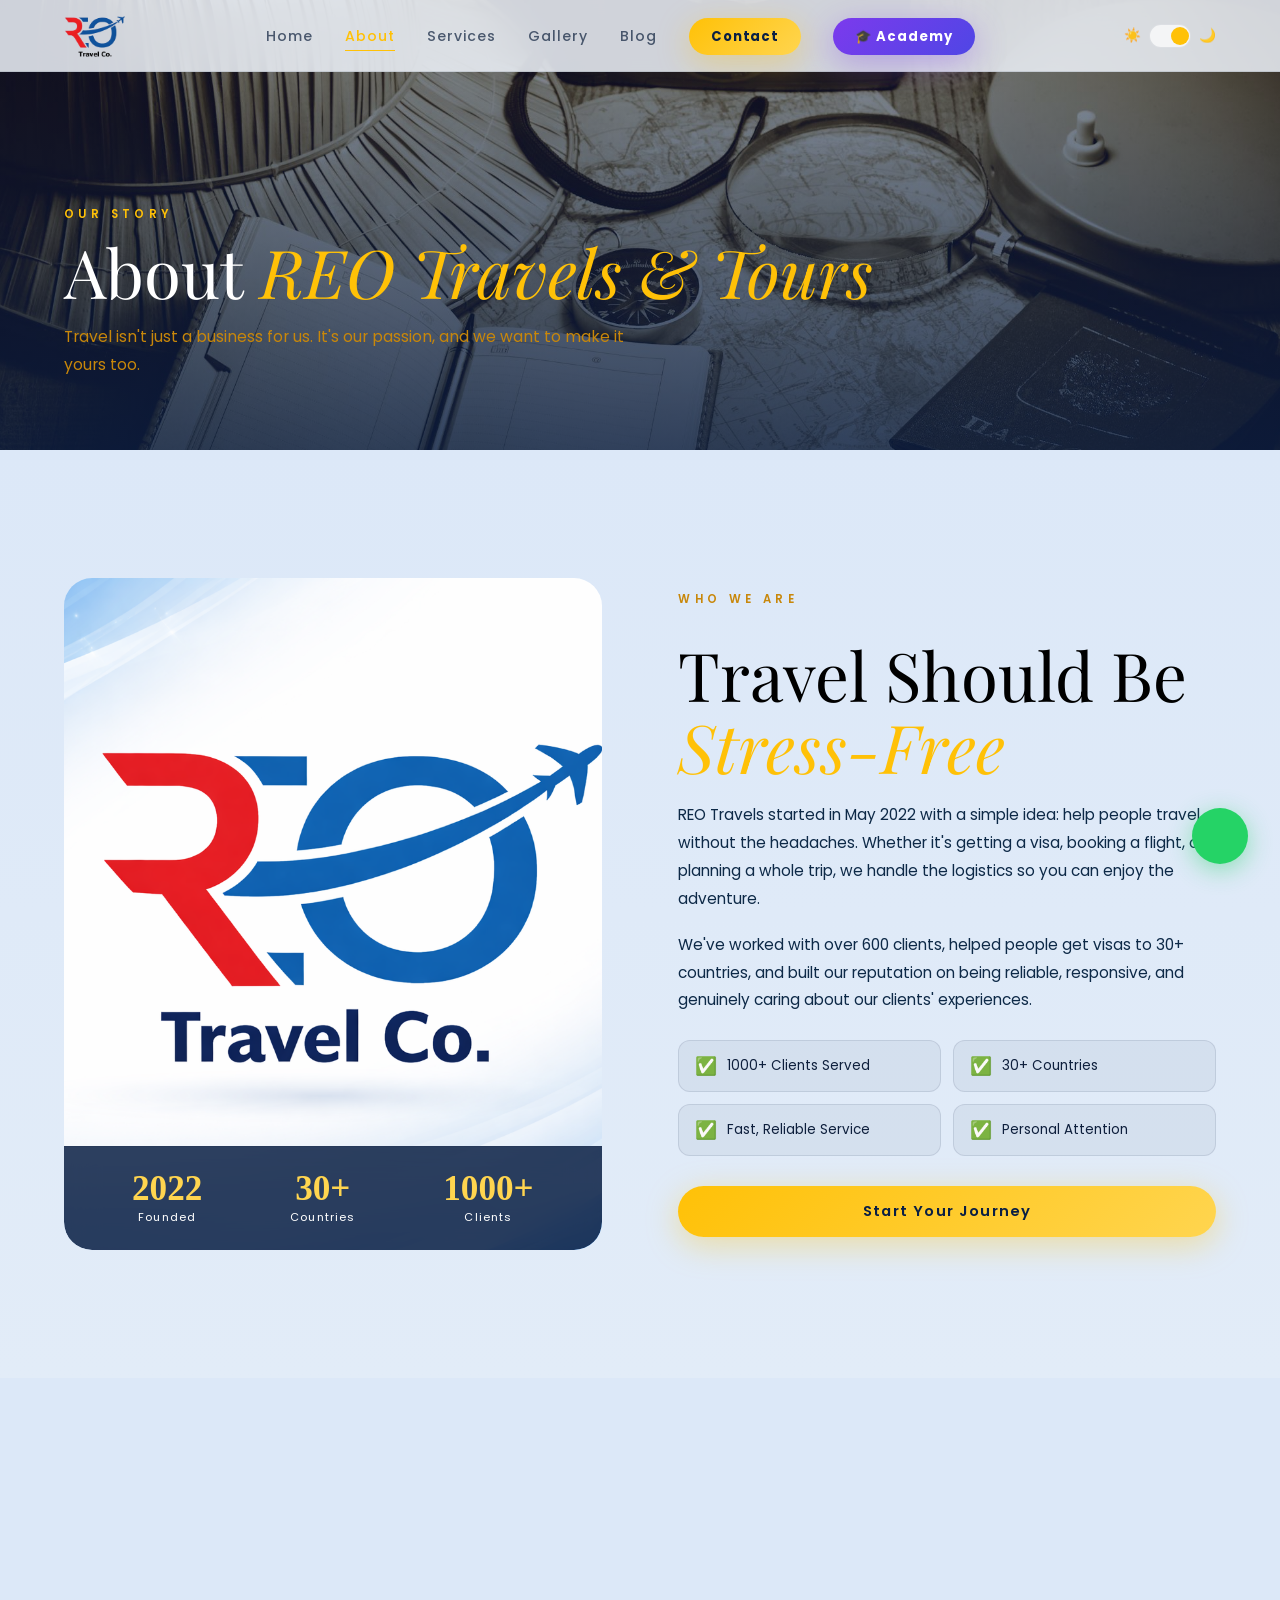
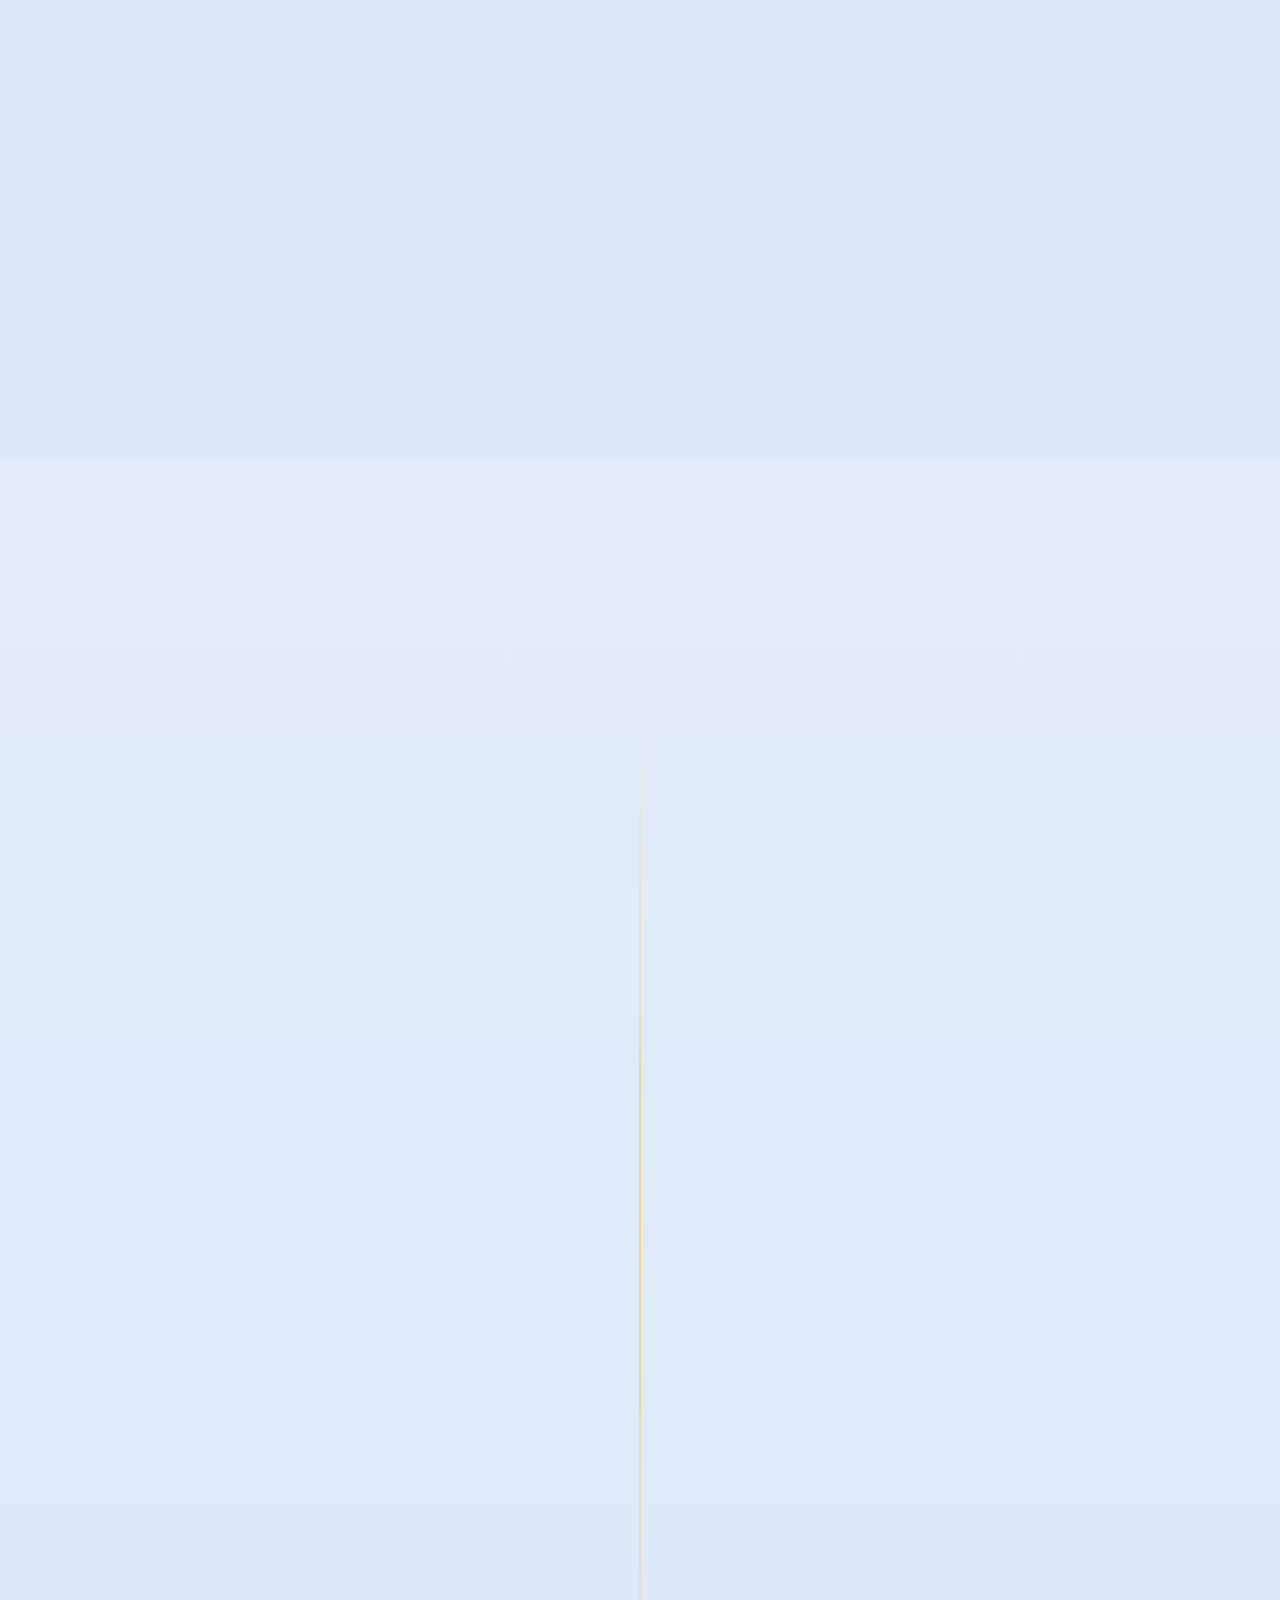
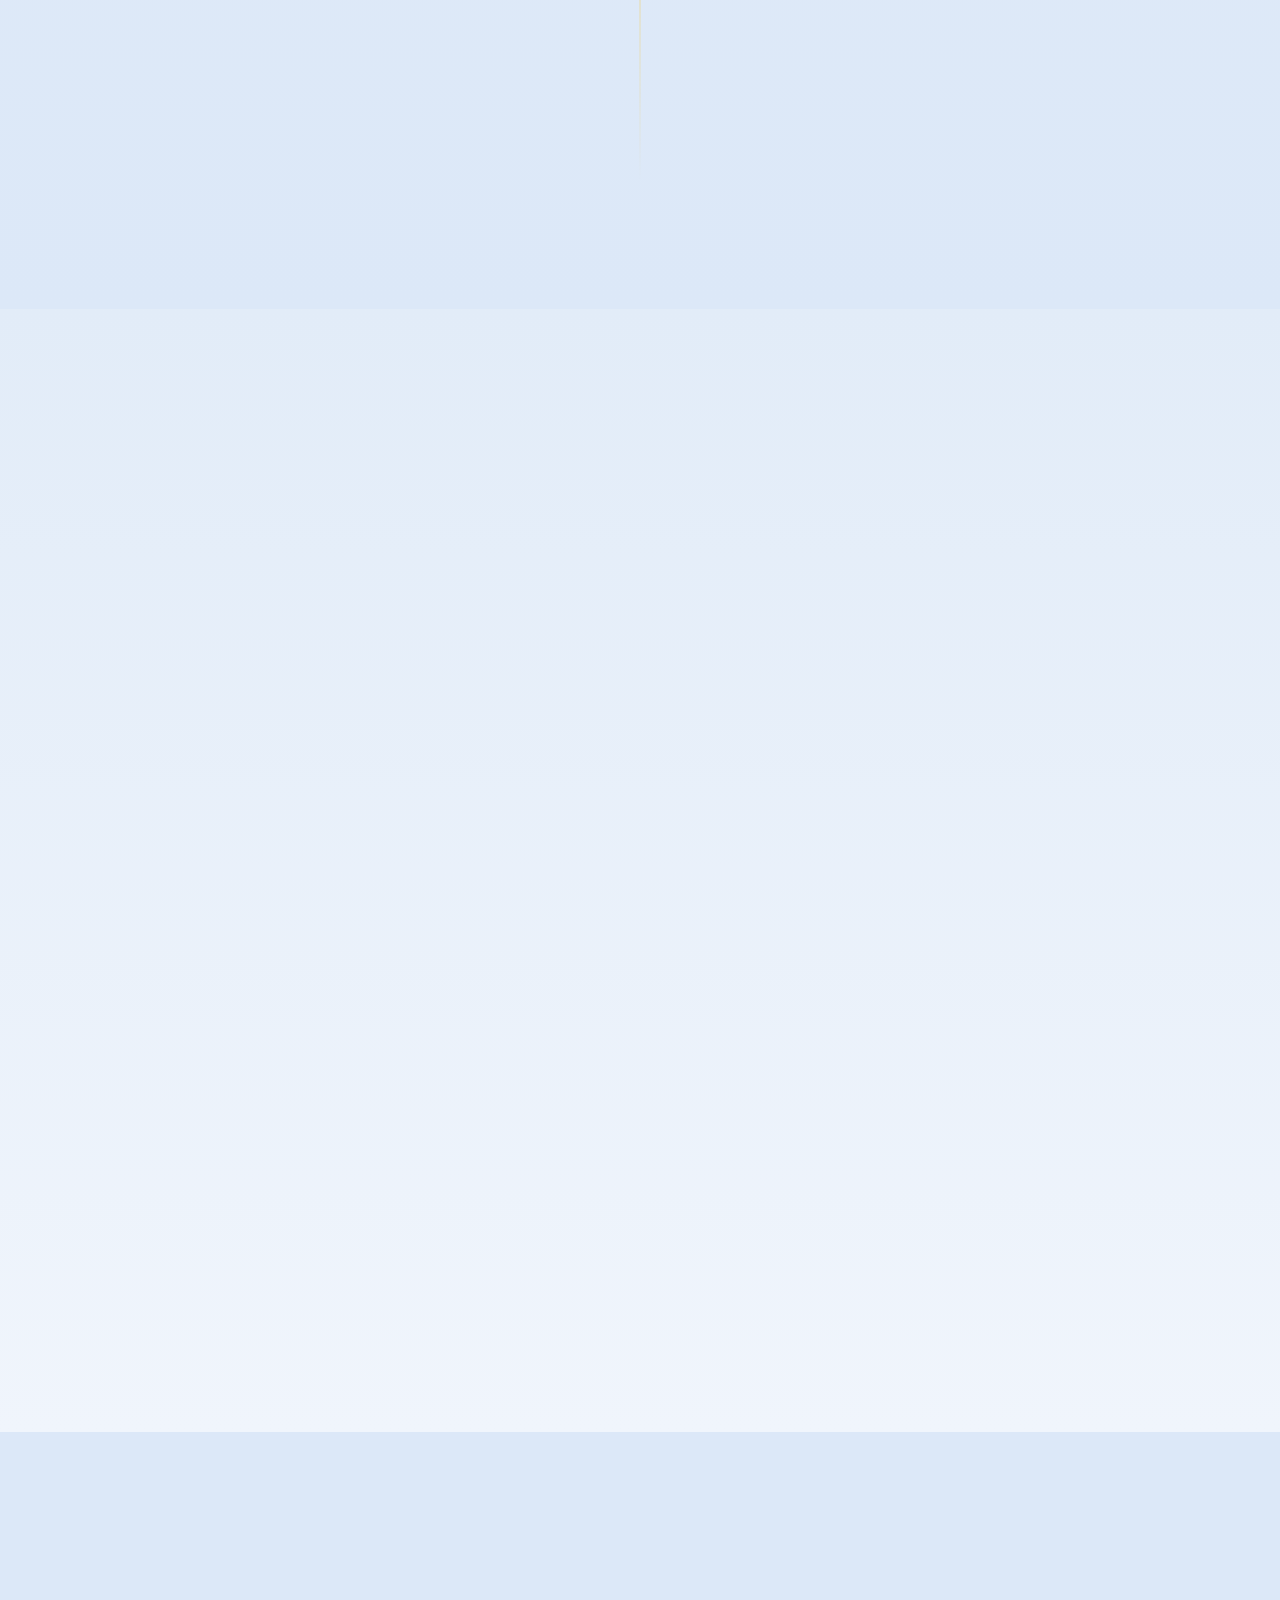
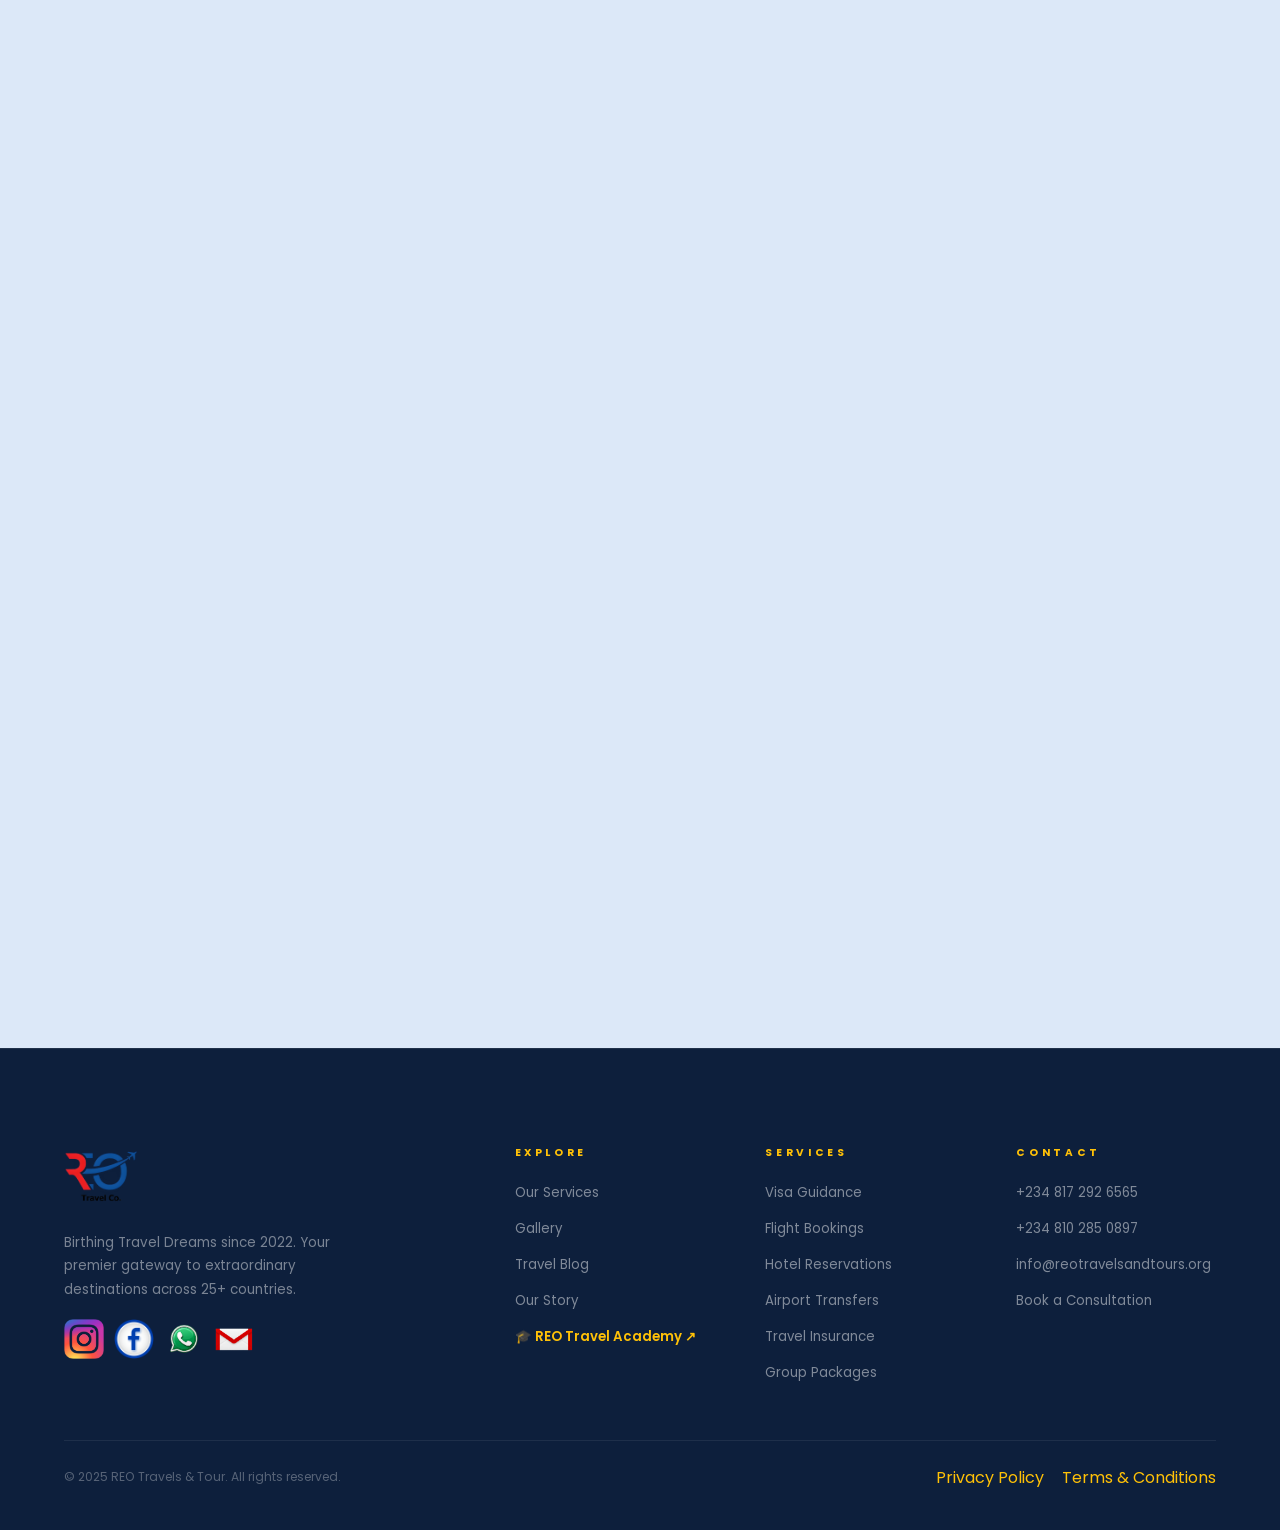
<file: about.html>
<!DOCTYPE html>
<html lang="en" data-theme="dark">

<head>
  <meta charset="UTF-8" />
  <meta name="viewport" content="width=device-width, initial-scale=1.0" />

  <title>About REO Travels & Tours | Trusted Travel Partner in Nigeria</title>

  <meta name="description"
    content="Founded in 2015, REO Travels & Tours is a trusted Nigerian travel agency offering visa services, flight bookings, and customized travel experiences to top destinations worldwide." />
  <meta name="author" content="REO Travels & Tours" />
  <meta name="robots" content="index, follow" />

  <!-- Canonical -->
  <link rel="canonical" href="https://reotravelsandtours.org/about.html" />

  <!-- Open Graph -->
  <meta property="og:type" content="website" />
  <meta property="og:site_name" content="REO Travels & Tours" />
  <meta property="og:url" content="https://reotravelsandtours.org/about.html" />
  <meta property="og:title" content="About REO Travels & Tours" />
  <meta property="og:description"
    content="Your trusted partner for visa services, travel planning, and unforgettable journeys from Nigeria to the world." />

  <!-- FIXED: absolute image -->
  <meta property="og:image" content="https://i.ibb.co/2Yp7Cc5J/whowe.png" />
  <meta property="og:image:secure_url" content="https://i.ibb.co/2Yp7Cc5J/whowe.png" />
  <meta property="og:image:width" content="1200" />
  <meta property="og:image:height" content="630" />

  <!-- Twitter -->
  <meta name="twitter:card" content="summary_large_image" />
  <meta name="twitter:title" content="About REO Travels & Tours" />
  <meta name="twitter:description"
    content="Discover how REO Travels helps you explore the world with ease—from visa processing to custom travel packages." />
  <meta name="twitter:image" content="https://i.ibb.co/2Yp7Cc5J/whowe.png" />

  <!-- Icons -->
  <link rel="icon" href="/asset/logo.png" type="image/png" />
  <link rel="apple-touch-icon" href="/asset/logo.png" />

  <!-- Styles -->
  <link rel="stylesheet" href="../css/shared.css" />
  <link rel="stylesheet" href="../css/about.css" />
  <link rel="stylesheet" href="../css/team.css" />
  <link rel="stylesheet" href="https://unpkg.com/aos@2.3.1/dist/aos.css" />
  <style>
    /* Founder section */
    .founder-section {
      background: linear-gradient(180deg, var(--bg-mid) 0%, var(--bg-primary) 100%);
    }

    .founder-grid {
      display: grid;
      grid-template-columns: 1fr 1.4fr;
      gap: clamp(32px, 6vw, 80px);
      align-items: center;
    }

    @media(max-width:768px) {
      .founder-grid {
        grid-template-columns: 1fr;
      }
    }

    .founder-img-wrap {
      position: relative;
      border-radius: var(--radius-lg);
      overflow: hidden;
      aspect-ratio: 3/4;
      max-width: 420px;
    }

    .founder-img-wrap img {
      width: 100%;
      height: 100%;
      object-fit: cover;
    }

    .founder-badge {
      position: absolute;
      bottom: 20px;
      left: 20px;
      background: linear-gradient(135deg, var(--gold), var(--gold-light));
      color: #0a1f44;
      padding: 10px 20px;
      border-radius: 40px;
      font-size: .8rem;
      font-weight: 700;
      letter-spacing: .1em;
    }

    .founder-text {
      display: flex;
      flex-direction: column;
      gap: 18px;
    }

    .founder-name {
      font-family: "Playfair Display", serif;
      font-size: clamp(1.8rem, 4vw, 3rem);
      font-weight: 300;
      line-height: 1.1;
      color: var(--text-primary);
    }

    .founder-name em {
      font-style: italic;
      color: var(--gold);
    }

    .founder-role {
      font-size: .72rem;
      letter-spacing: .3em;
      color: var(--gold);
      text-transform: uppercase;
      font-weight: 600;
    }

    .founder-quote {
      border-left: 3px solid var(--gold);
      padding-left: 20px;
      font-family: "Playfair Display", serif;
      font-size: clamp(1rem, 1.8vw, 1.2rem);
      font-style: italic;
      color: var(--text-secondary);
      line-height: 1.7;
    }

    /* Whole Team Photo */
    .whole-team-section {
      background: var(--bg-deep);
    }

    .whole-team-img-wrap {
      border-radius: var(--radius-lg);
      overflow: hidden;
      position: relative;
      max-height: 720px;
    }

    .whole-team-img-wrap img {
      width: 100%;
      height: 100%;
      object-fit: cover;
      display: block;
    }

    .whole-team-caption {
      text-align: center;
      margin-top: clamp(20px, 3vw, 32px);
      color: var(--text-secondary);
      font-size: clamp(.84rem, 1.4vw, .96rem);
      line-height: 1.7;
    }

    .whole-team-caption strong {
      color: var(--text-primary);
    }
  </style>
</head>

<body>
  <div id="preloader-placeholder"></div>
  <div id="navbar-placeholder"></div>

  <section class="page-hero">
    <div class="page-hero-bg" style="background-image:url('asset/about.jfif')"></div>
    <div class="page-hero-overlay"></div>
    <div class="page-hero-content" data-aos="fade-up">
      <span class="section-label">Our Story</span>
      <h1 class="section-title">About <em>REO Travels &amp; Tours</em></h1>
      <p class="section-sub" id="sub">Travel isn't just a business for us. It's our passion, and we want to make it
        yours too.
      </p>
    </div>
  </section>

  <!-- <div class="marquee-strip" aria-hidden="true">
    <div class="marquee-inner">
      <span>Our Story</span><span>Mission</span><span>Vision</span><span>Excellence</span>
      <span>Our Story</span><span>Mission</span><span>Vision</span><span>Excellence</span>
      <span>Our Story</span><span>Mission</span><span>Vision</span><span>Excellence</span>
    </div>
  </div> -->

  <section class="section-pad about-intro">
    <div class="container">
      <div class="about-grid">
        <div class="about-img-col" data-aos="fade-right">
          <div class="about-img-frame">
            <img src="asset/whowe.png" alt="REO Travels team" />
            <div class="about-img-overlay">
              <div class="about-stat"><strong>2022</strong><span>Founded</span></div>
              <div class="about-stat"><strong>30+</strong><span>Countries</span></div>
              <div class="about-stat"><strong>1000+</strong><span>Clients</span></div>
            </div>
          </div>
        </div>
        <div class="about-text-col" data-aos="fade-left" data-aos-delay="100">
          <span class="section-label">Who We Are</span>
          <h2 class="section-title">Travel Should Be<br /><em>Stress-Free</em></h2>
          <p class="body-text">REO Travels started in May 2022 with a simple idea: help people travel without the
            headaches. Whether it's getting a visa, booking a flight, or planning a whole trip, we handle the logistics
            so you can enjoy the adventure.</p>
          <p class="body-text">We've worked with over 600 clients, helped people get visas to 30+ countries, and built
            our reputation on being reliable, responsive, and genuinely caring about our clients' experiences.</p>
          <div class="about-badges">
            <div class="about-badge-item"><span class="badge-icon">✅</span><span>1000+ Clients Served</span></div>
            <div class="about-badge-item"><span class="badge-icon">✅</span><span>30+ Countries</span></div>
            <div class="about-badge-item"><span class="badge-icon">✅</span><span>Fast, Reliable Service</span></div>
            <div class="about-badge-item"><span class="badge-icon">✅</span><span>Personal Attention</span></div>
          </div>
          <a href="contact.html" class="btn btn-gold" style="margin-top:12px;">Start Your Journey</a>
        </div>
      </div>
    </div>
  </section>

  <section class="section-pad mv-section">
    <div class="container">
      <div class="section-header text-center" data-aos="fade-up">
        <span class="section-label">Core Values</span>
        <h2 class="section-title">Mission &amp; <em>Vision</em></h2>
      </div>
      <div class="mv-grid">
        <div class="mv-card glass-card" data-aos="fade-up" data-aos-delay="0">
          <div class="mv-icon">🎯</div>
          <h3 class="mv-title">Our Mission</h3>
          <p class="mv-text">To expand globally by consistently privding world-class travel services that exceed
            customer expectation</p>
        </div>
        <div class="mv-card glass-card" data-aos="fade-up" data-aos-delay="100">
          <div class="mv-icon">🔭</div>
          <h3 class="mv-title">Our Vision</h3>
          <p class="mv-text">To build an inclusive system that enables individuals from all backgrounds to expereice
            seamless local and international travel</p>
        </div>
        <div class="mv-card glass-card" data-aos="fade-up" data-aos-delay="200">
          <div class="mv-icon">💎</div>
          <h3 class="mv-title">How We Work</h3>
          <p class="mv-text">Fast replies. Clear communication. No hidden fees. Personal attention. We treat every
            client like they're the only client, because to us, they are.</p>
        </div>
      </div>
    </div>
  </section>

  <section class="section-pad timeline-section">
    <div class="container">
      <div class="section-header text-center" data-aos="fade-up">
        <span class="section-label">Our Journey</span>
        <h2 class="section-title">The Growth <em>Story</em></h2>
      </div>
      <div class="timeline">
        <div class="tl-item" data-aos="fade-right">
          <div class="tl-year">May 2022</div>
          <div class="tl-dot"></div>
          <div class="tl-content glass-card">
            <h4>Founded</h4>
            <p>REO Travels &amp; Tours opens its doors on May 8th, 2022, with a passionate team and a vision to birth
              travel dreams for Nigerians and beyond.</p>
          </div>
        </div>
        <div class="tl-item right" data-aos="fade-left">
          <div class="tl-year">Late 2022</div>
          <div class="tl-dot"></div>
          <div class="tl-content glass-card">
            <h4>First 100 Clients</h4>
            <p>Word of mouth, dedication, and reliability helped us reach our first 100 happy clients — a milestone that
              validated our commitment to excellence.</p>
          </div>
        </div>
        <div class="tl-item" data-aos="fade-right">
          <div class="tl-year">2023</div>
          <div class="tl-dot"></div>
          <div class="tl-content glass-card">
            <h4>Expanded Services</h4>
            <p>We launched comprehensive visa consultation services, seasonal travel packages, and Umrah &amp; Hajj
              packages — growing our portfolio to 30+ countries.</p>
          </div>
        </div>
        <div class="tl-item right" data-aos="fade-left">
          <div class="tl-year">2024</div>
          <div class="tl-dot"></div>
          <div class="tl-content glass-card">
            <h4>600+ Clients Served</h4>
            <p>A landmark year — crossing 600 satisfied clients and cementing our reputation as a reliable, efficient
              travel partner for families, corporates, and individuals.</p>
          </div>
        </div>
        <div class="tl-item" data-aos="fade-right">
          <div class="tl-year">2025</div>
          <div class="tl-dot"></div>
          <div class="tl-content glass-card">
            <h4>Today &amp; Beyond</h4>
            <p>Over 1000+ happy clients, 30+ destinations, and a dedicated team. We continue Birthing Travel Dreams —
              our best chapter is still being written.</p>
          </div>
        </div>
      </div>
    </div>
  </section>

  <section class="section-pad founder-section">
    <div class="container">
      <div class="section-header text-center" data-aos="fade-up" style="margin-bottom:clamp(36px,5vw,64px);">
        <span class="section-label">Meet Our Team</span>
        <h2 class="section-title">The People Who <em>Birth Your Dreams</em></h2>
      </div>
      <div class="founder-grid" data-aos="fade-up">
        <div class="founder-img-wrap">
          <img src="/asset/founder.JPG" alt="Founder — REO Travels" />
          <div class="founder-badge">✦ Founder &amp; MD</div>
        </div>
        <div class="founder-text">
          <span class="founder-role">Founder &amp; Managing Director</span>
          <h3 class="founder-name"><em>Rachel Elu</em></h3>
          <blockquote class="founder-quote">
            "Travel should be stress-free, well-structured, and expertly managed from start to finish."
          </blockquote>
          <p class="body-text">
            Rachel Elu is the Founder and Managing Director of Reo Travels and Tours, a results-driven travel
            company committed to delivering seamless, reliable, and efficient travel experiences across global
            destinations.
          </p>
          <p class="body-text">
            With <strong>over seven years of experience in the travel industry</strong>, Rachel has built a strong
            reputation for consistency, attention to detail, and the ability to execute travel plans with precision. Her
            educational background is equally impressive: she holds a <strong>First Degree in Accounting</strong> and a
            <strong>Master's degree (MSc) in Hospitality and Tourism Management</strong>, equipping her with both
            financial discipline and in-depth industry expertise.
          </p>
          <p class="body-text">
            Having traveled to over <strong>30 countries</strong>, Rachel brings firsthand global exposure and cultural
            insight into the business, enabling her to curate practical, well-informed, and enjoyable travel experiences
            for clients. Under her leadership, Reo Travels and Tours continues to grow as a trusted brand recognized for
            dependability, professionalism, and the ability to deliver exactly as promised.
          </p>
          <div style="display:flex;gap:12px;margin-top:8px;flex-wrap:wrap;">
            <a href="contact.html" class="btn btn-gold">Work With Us</a>
            <a href="https://wa.me/2348172926565?text=Hello%20REO%20Travels%20%26%20Tour%2C%20my%20name%20is"
              target="_blank" class="btn btn-outline-white">💬 WhatsApp</a>
          </div>
        </div>
      </div>
    </div>
  </section>

  <section class="section-pad whole-team-section">
    <div class="container">
      <div class="section-header text-center" data-aos="fade-up" style="margin-bottom:clamp(28px,4vw,48px);">
        <span class="section-label">Our Family</span>
        <h2 class="section-title">The <em>Full Team</em></h2>
      </div>
      <div class="whole-team-img-wrap" data-aos="zoom-in">
        <!-- Replace this URL with your actual team photo -->
        <img src="/asset/team.JPG" alt="REO Travels full team" />
      </div>
      <p class="whole-team-caption" data-aos="fade-up">
        <strong>The REO Travels &amp; Tours Family</strong> — a dedicated team of travel experts, visa specialists, and
        client champions united by one purpose: Birthing Travel Dreams.
      </p>
    </div>
  </section>

  <div id="footer-placeholder"></div>
  <div id="wa-placeholder"></div>

  <script src="https://unpkg.com/aos@2.3.1/dist/aos.js"></script>
  <script src="../js/components.js"></script>
  <script src="../js/shared.js"></script>
</body>

</html>
</file>
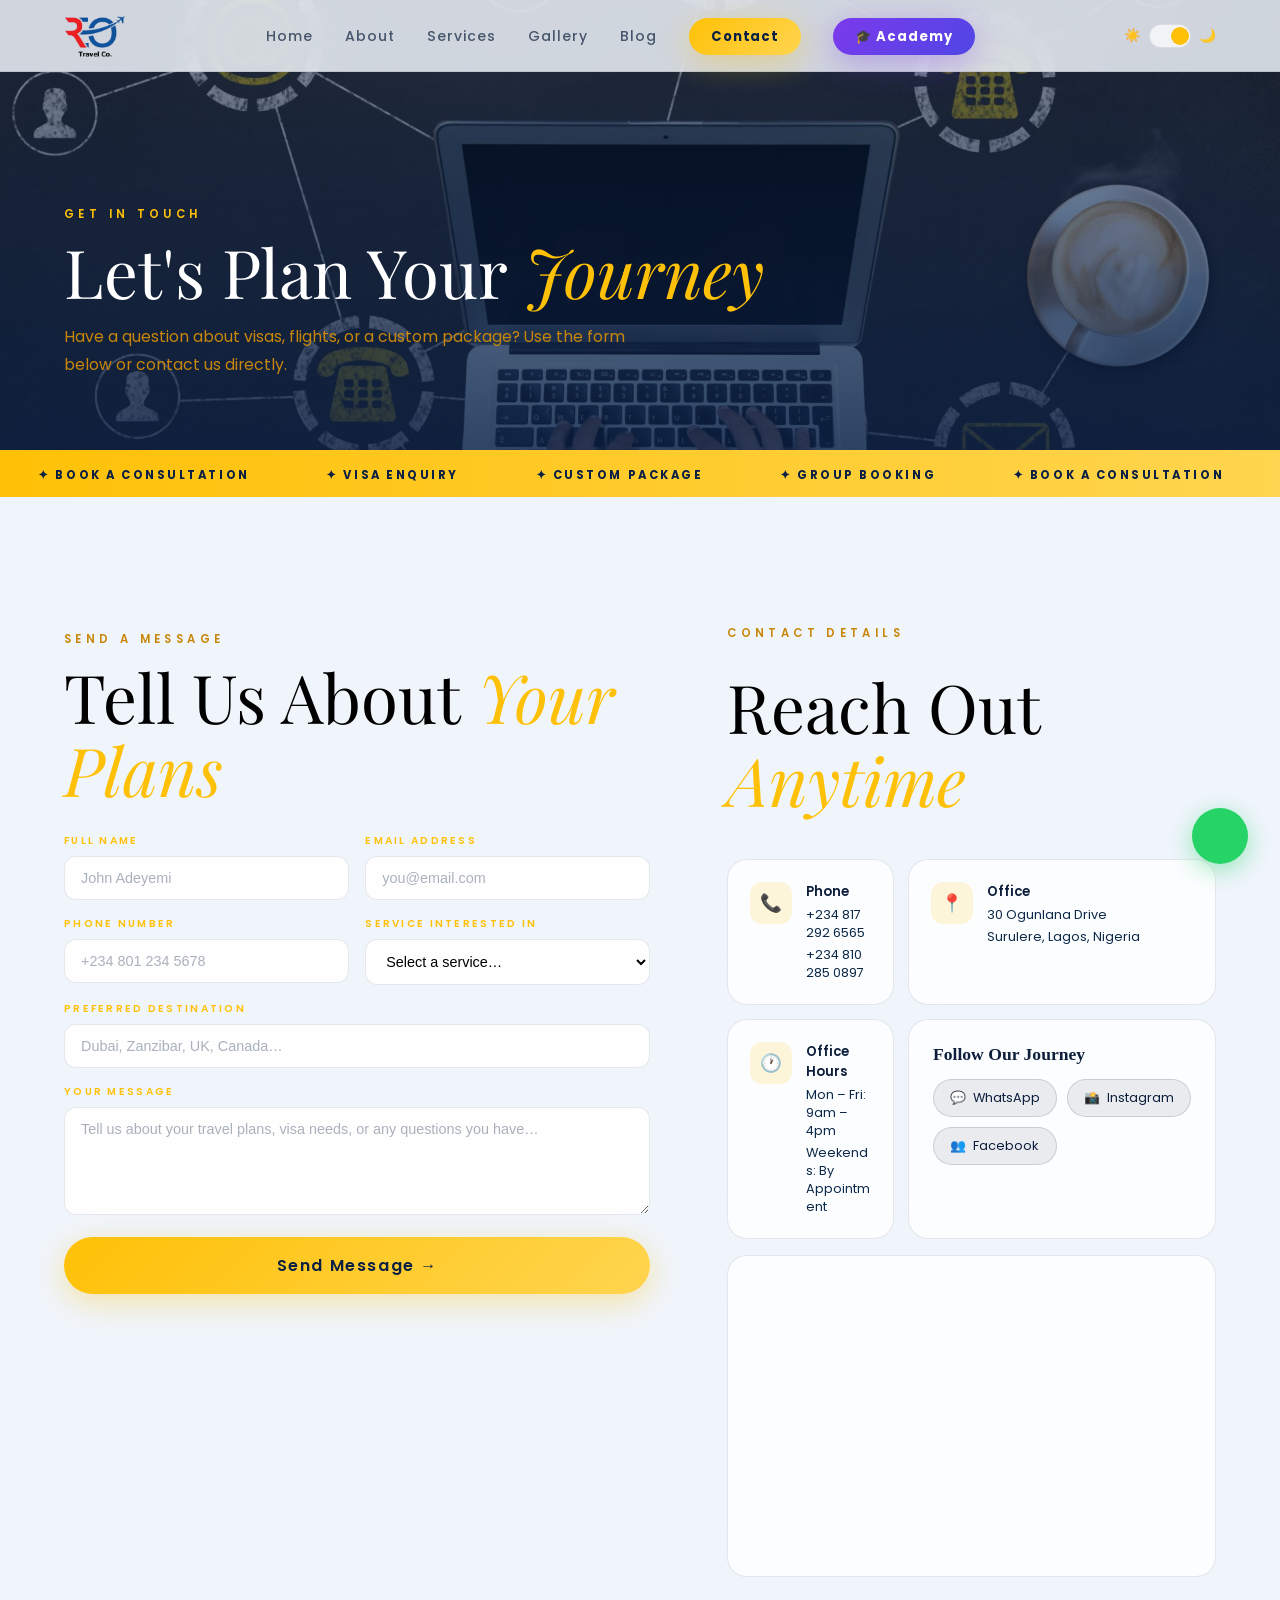
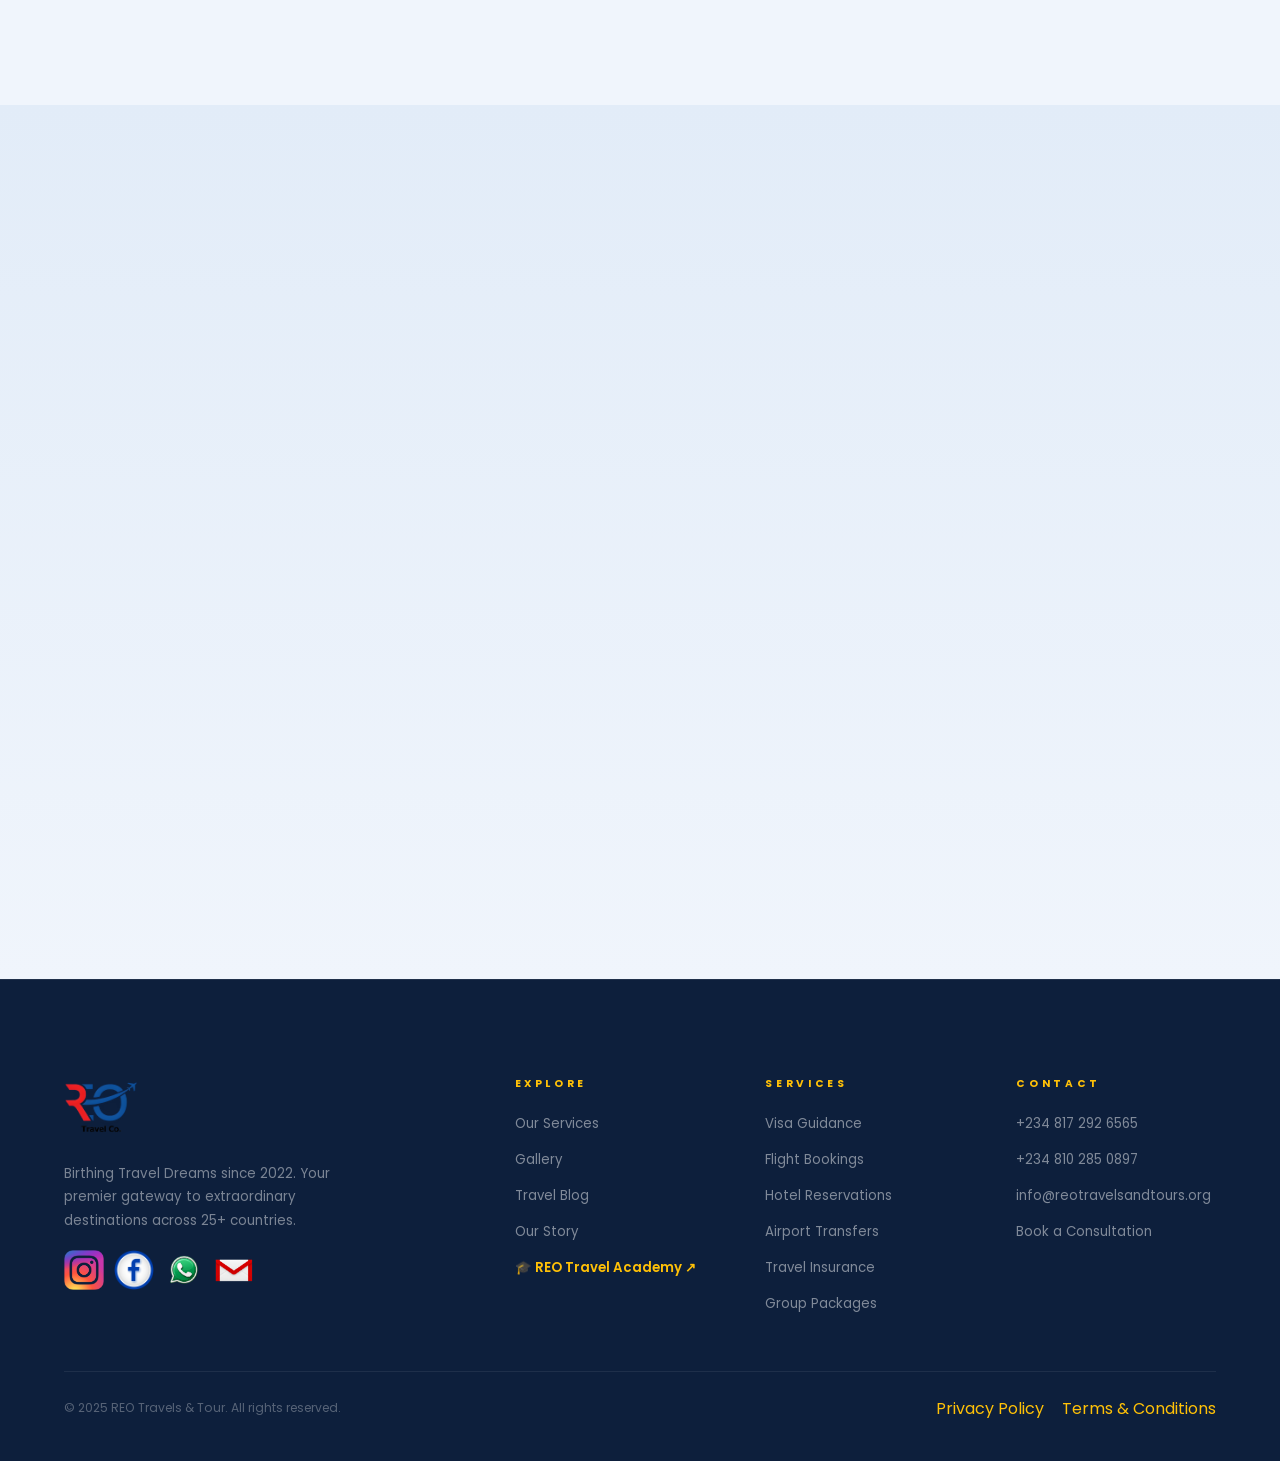
<file: contact.html>
<!DOCTYPE html>
<html lang="en" data-theme="dark">

<head>
  <meta charset="UTF-8" />
  <meta name="viewport" content="width=device-width, initial-scale=1.0" />
  <title>Contact REO Travels</title>
  <meta name="description"
    content="Contact REO Travels for Umrah & Hajj pilgrimage bookings to Makkah & Madinah, visa inquiries, flight bookings, custom packages & travel consultations. Located in Lagos, Nigeria. Call or email today." />
  <meta name="keywords" content="contact REO Travels, Umrah booking Nigeria, Hajj booking Nigeria, pilgrimage enquiry, travel agent contact, visa inquiry, travel consultation" />
  <meta name="author" content="REO Travels &amp; Tour" />
  <meta name="robots" content="index, follow" />
  <link rel="canonical" href="https://reotravels.com/contact.html" />
  <meta property="og:title" content="Contact REO Travels — Umrah, Hajj & Travel Inquiries" />
  <meta property="og:description"
    content="Get in touch for Umrah & Hajj pilgrimage bookings, visas and professional travel consultation." />
  <meta property="og:type" content="website" />
  <meta property="og:url" content="https://reotravels.com/contact.html" />
  <meta name="twitter:card" content="summary_large_image" />
  <meta name="twitter:title" content="Contact REO Travels" />
  <link rel="icon" href="../asset/logo.png?v=1" type="image/png" />
  <link rel="apple-touch-icon" href="../asset/logo.png" />
  <link rel="stylesheet" href="../css/shared.css" />
  <link rel="stylesheet" href="../css/contact.css" />
  <link rel="stylesheet" href="https://unpkg.com/aos@2.3.1/dist/aos.css" />
  <link rel="stylesheet" href="css/responsive-fixes.css">
</head>

<body>
  <div id="preloader-placeholder"></div>
  <div id="navbar-placeholder"></div>

  <section class="page-hero">
    <div class="page-hero-bg"
      style="background-image:url('asset/contact.jfif')"></div>
    <div class="page-hero-overlay"></div>
    <div class="page-hero-content" data-aos="fade-up">
      <span class="section-label">Get in Touch</span>
      <h1 class="section-title">Let's Plan Your <em>Journey</em></h1>
      <p class="section-sub">Have a question about visas, flights, or a custom package? Use the form below or contact us
        directly.</p>
    </div>
  </section>

  <div class="marquee-strip" aria-hidden="true">
    <div class="marquee-inner">
      <span>Book a Consultation</span><span>Visa Enquiry</span><span>Custom Package</span><span>Group Booking</span>
      <span>Book a Consultation</span><span>Visa Enquiry</span><span>Custom Package</span><span>Group Booking</span>
      <span>Book a Consultation</span><span>Visa Enquiry</span><span>Custom Package</span><span>Group Booking</span>
    </div>
  </div>

  <section class="section-pad contact-section">
    <div class="container">
      <div class="contact-grid">

        <div class="form-col" data-aos="fade-right">
          <span class="section-label">Send a Message</span>
          <h2 class="section-title" style="margin-bottom:28px;">Tell Us About <em>Your Plans</em></h2>
          <form id="contact-form" class="contact-form" novalidate>
            <div class="form-row">
              <div class="form-group">
                <label class="fl-label" for="cf-name">Full Name</label>
                <input type="text" id="cf-name" name="from_name" class="form-input" placeholder="John Adeyemi"
                  required />
              </div>
              <div class="form-group">
                <label class="fl-label" for="cf-email">Email Address</label>
                <input type="email" id="cf-email" name="reply_to" class="form-input" placeholder="you@email.com"
                  required />
              </div>
            </div>
            <div class="form-row">
              <div class="form-group">
                <label class="fl-label" for="cf-phone">Phone Number</label>
                <input type="tel" id="cf-phone" name="phone" class="form-input" placeholder="+234 801 234 5678" />
              </div>
              <div class="form-group">
                <label class="fl-label" for="cf-service">Service Interested In</label>
                <select id="cf-service" name="service" class="form-input">
                  <option value="">Select a service…</option>
                  <option>Passport Application</option>
                  <option>Study Visa</option>
                  <option>Tourism Visa</option>
                  <option>Conference Visa</option>
                  <option>Canadian PR</option>
                  <option>Brazilian Birth Tourism</option>
                  <option>Flight Reservation</option>
                  <option>Hotel Booking</option>
                  <option>Valentine Package</option>
                  <option>Easter Package</option>
                  <option>Umrah &amp; Hajj Package</option>
                  <option>Summer Vacation Package</option>
                  <option>Cruise Package</option>
                  <option>End of Year Vacation</option>
                  <option>Group Package</option>
                  <option>Travel Insurance</option>
                  <option>Other</option>
                </select>
              </div>
            </div>
            <div class="form-group full">
              <label class="fl-label" for="cf-dest">Preferred Destination</label>
              <input type="text" id="cf-dest" name="destination" class="form-input"
                placeholder="Dubai, Zanzibar, UK, Canada…" />
            </div>
            <div class="form-group full">
              <label class="fl-label" for="cf-msg">Your Message</label>
              <textarea id="cf-msg" name="message" class="form-input" rows="5"
                placeholder="Tell us about your travel plans, visa needs, or any questions you have…"
                required></textarea>
            </div>
            <button type="submit" class="btn btn-gold btn-submit" style="width:100%;">Send Message →</button>
            <div id="form-success" class="form-success">
              ✅ Thank you! We've received your message and will be in touch within 24 hours.
            </div>
            <div id="form-error" class="form-success"
              style="background:rgba(255,60,60,.1);border-color:rgba(255,60,60,.3);color:#ff6b6b;">
              ❌ Oops! Something went wrong. Please try WhatsApp or email us directly.
            </div>
          </form>
        </div>

        <div class="info-col" data-aos="fade-left" data-aos-delay="100">
          <span class="section-label">Contact Details</span>
          <h2 class="section-title" style="margin-bottom:28px;">Reach Out <em>Anytime</em></h2>
          <div class="info-cards">
            <div class="info-card glass-card">
              <div class="info-icon">📞</div>
              <div>
                <strong>Phone</strong>
                <a href="tel:+2348172926565">+234 817 292 6565</a>
                <a href="tel:+2348102850897">+234 810 285 0897</a>
              </div>
            </div>
            <div class="info-card glass-card">
              <div class="info-icon">📍</div>
              <div>
                <strong>Office</strong>
                <span>30 Ogunlana Drive</span>
                <span>Surulere, Lagos, Nigeria</span>
              </div>
            </div>
            <div class="info-card glass-card">
              <div class="info-icon">🕐</div>
              <div>
                <strong>Office Hours</strong>
                <span>Mon – Fri: 9am – 4pm</span>
                <span>Weekends: By Appointment</span>
              </div>
            </div>
            <div class="contact-socials glass-card">
              <h4>Follow Our Journey</h4>
              <div class="social-links">
                <a href="https://wa.me/2348172926565?text=Hello%20REO%20Travels%20%26%20Tour%2C%20I%20want%20to%20make%20an%20enquiry"
                  target="_blank" class="social-link whatsapp">
                  <span>💬</span> WhatsApp
                </a>
                <!-- <a href="https://wa.me/2348102850897?text=Hello%20REO%20Travels%20%26%20Tour%2C%20I%20want%20to%20make%20an%20enquiry"
                  target="_blank" class="social-link whatsapp">
                  <span>💬</span> WhatsApp 2
                </a> -->
                <a href="https://www.instagram.com/reo_travels?igsh=cHVzanJmNDMyM3k0&utm_source=qr" target="_blank"
                  class="social-link">
                  <span>📸</span> Instagram
                </a>
                <a href="https://www.facebook.com/share/185pypd2Cn/?mibextid=wwXIfr" target="_blank"
                  class="social-link">
                  <span>👥</span> Facebook
                </a>
              </div>
            </div>
          </div>

          <div class="map-card glass-card">
            <iframe width="100%" height="320" style="border:0;border-radius:var(--radius-md);" loading="lazy"
              allowfullscreen="" referrerpolicy="no-referrer-when-downgrade"
              src="https://www.google.com/maps/embed?pb=!1m18!1m12!1m3!1d3963.745611647247!2d3.3604379!3d6.495728!2m3!1f0!2f0!3f0!3m2!1i1024!2i768!4f13.1!3m3!1m2!1s0x103b8c5f2b8b8b8b%3A0x1a1a1a1a1a1a1a1a!2s30%20Ogunlana%20Drive%2C%20Surulere%2C%20Lagos%20Nigeria!5e0!3m2!1sen!2sng!4v1704067200000"
              title="REO Travels Office Location - 30 Ogunlana Drive, Surulere, Lagos"></iframe>
          </div>
        </div>
      </div>
    </div>
  </section>

  <section class="section-pad faq-section">
    <div class="container">
      <div class="section-header text-center" data-aos="fade-up">
        <span class="section-label">Quick Answers</span>
        <h2 class="section-title">Frequently Asked <em>Questions</em></h2>
      </div>
      <div class="faq-grid">
        <div class="faq-item glass-card" data-aos="fade-up" data-aos-delay="0">
          <h4>How long does a visa application take?</h4>
          <p>Processing times vary by country and visa type. We typically advise allowing 3–8 weeks, though we offer
            express processing for urgent cases.</p>
        </div>
        <div class="faq-item glass-card" data-aos="fade-up" data-aos-delay="80">
          <h4>Do you offer payment plans for packages?</h4>
          <p>Yes! We offer flexible payment schedules for seasonal and group packages. Contact us to discuss a plan that
            suits your budget.</p>
        </div>
        <div class="faq-item glass-card" data-aos="fade-up" data-aos-delay="160">
          <h4>What's your visa approval success rate?</h4>
          <p>Our visa team maintains a 98% satisfaction rate across all categories. We guide you through every step to
            maximise your chances of approval.</p>
        </div>
        <div class="faq-item glass-card" data-aos="fade-up" data-aos-delay="240">
          <h4>Can you create a fully custom package?</h4>
          <p>Absolutely. Our bespoke travel service is designed for clients who want complete personalisation — from
            flights to unique on-ground experiences.</p>
        </div>
      </div>
    </div>
  </section>

  <div id="footer-placeholder"></div>
  <div id="wa-placeholder"></div>

  <script src="https://unpkg.com/aos@2.3.1/dist/aos.js"></script>
  <script src="../js/components.js"></script>
  <script src="../js/shared.js"></script>

</body>

</html>
</file>
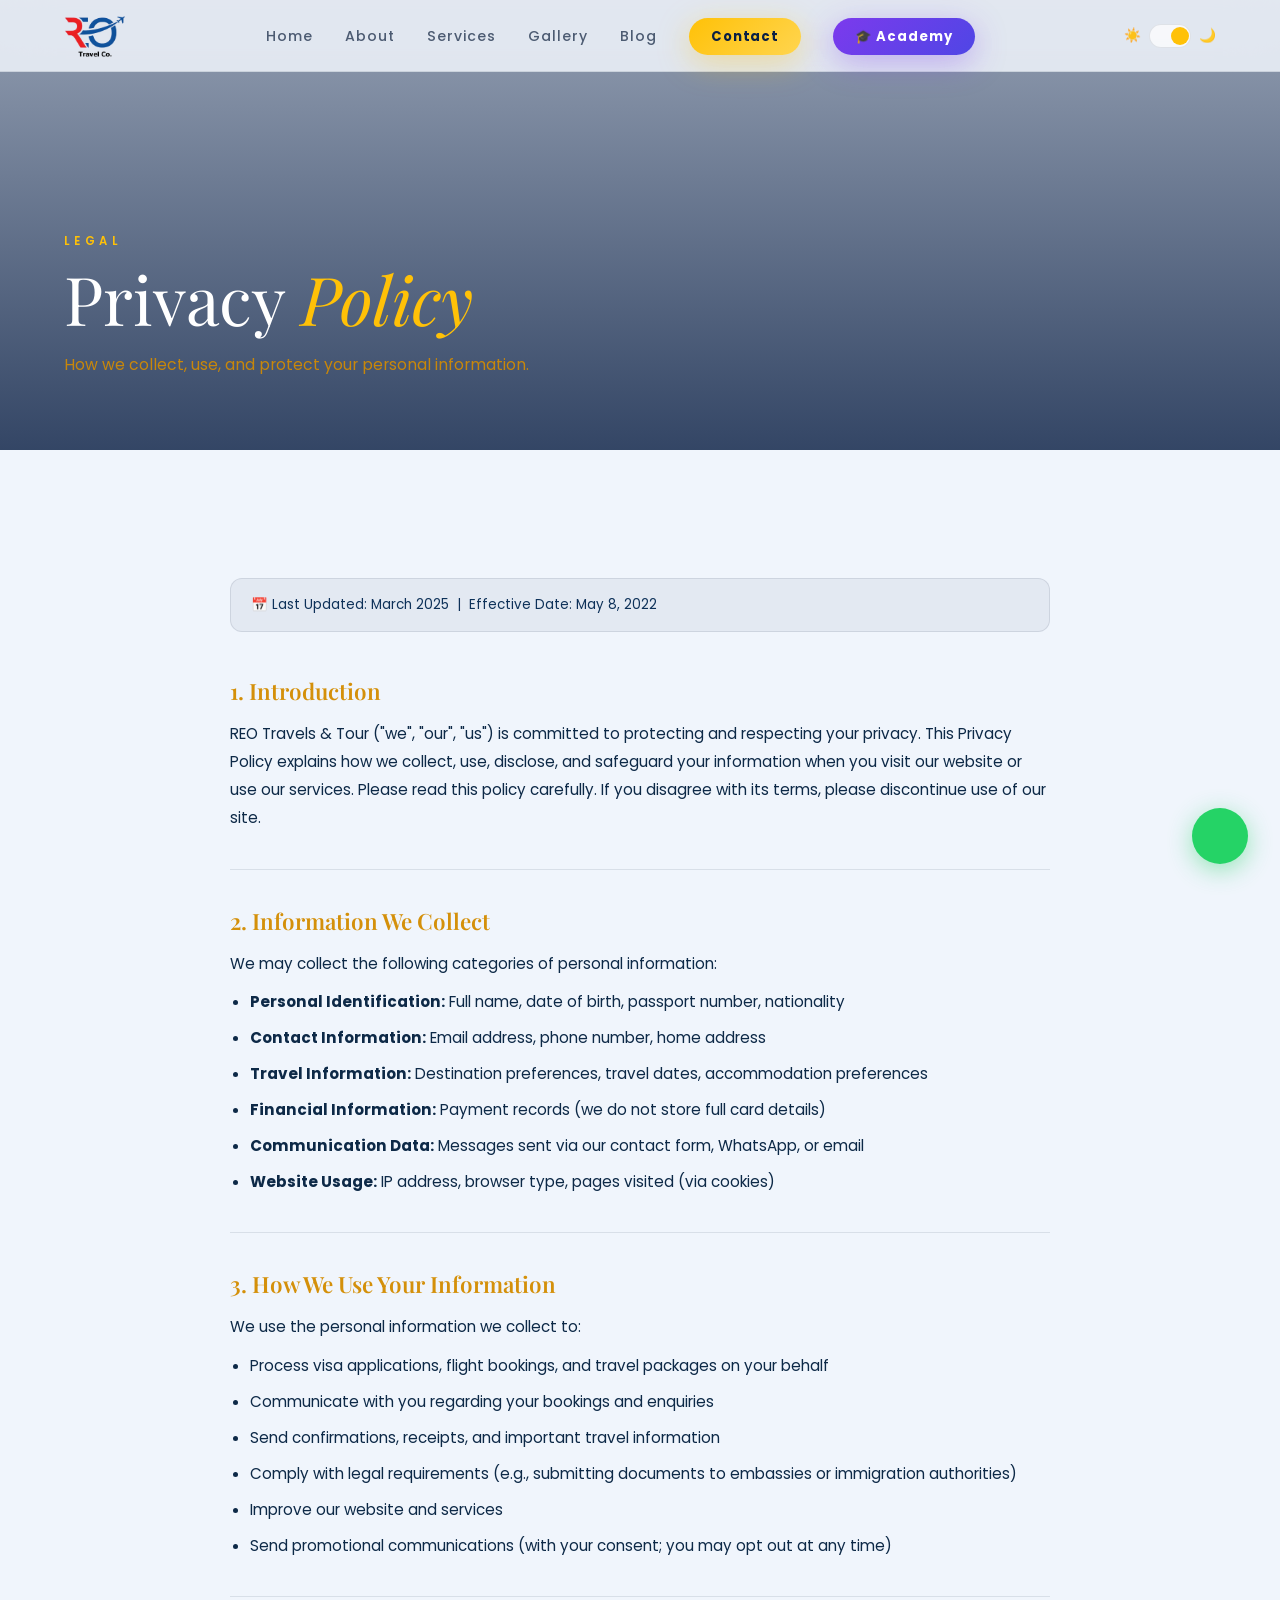
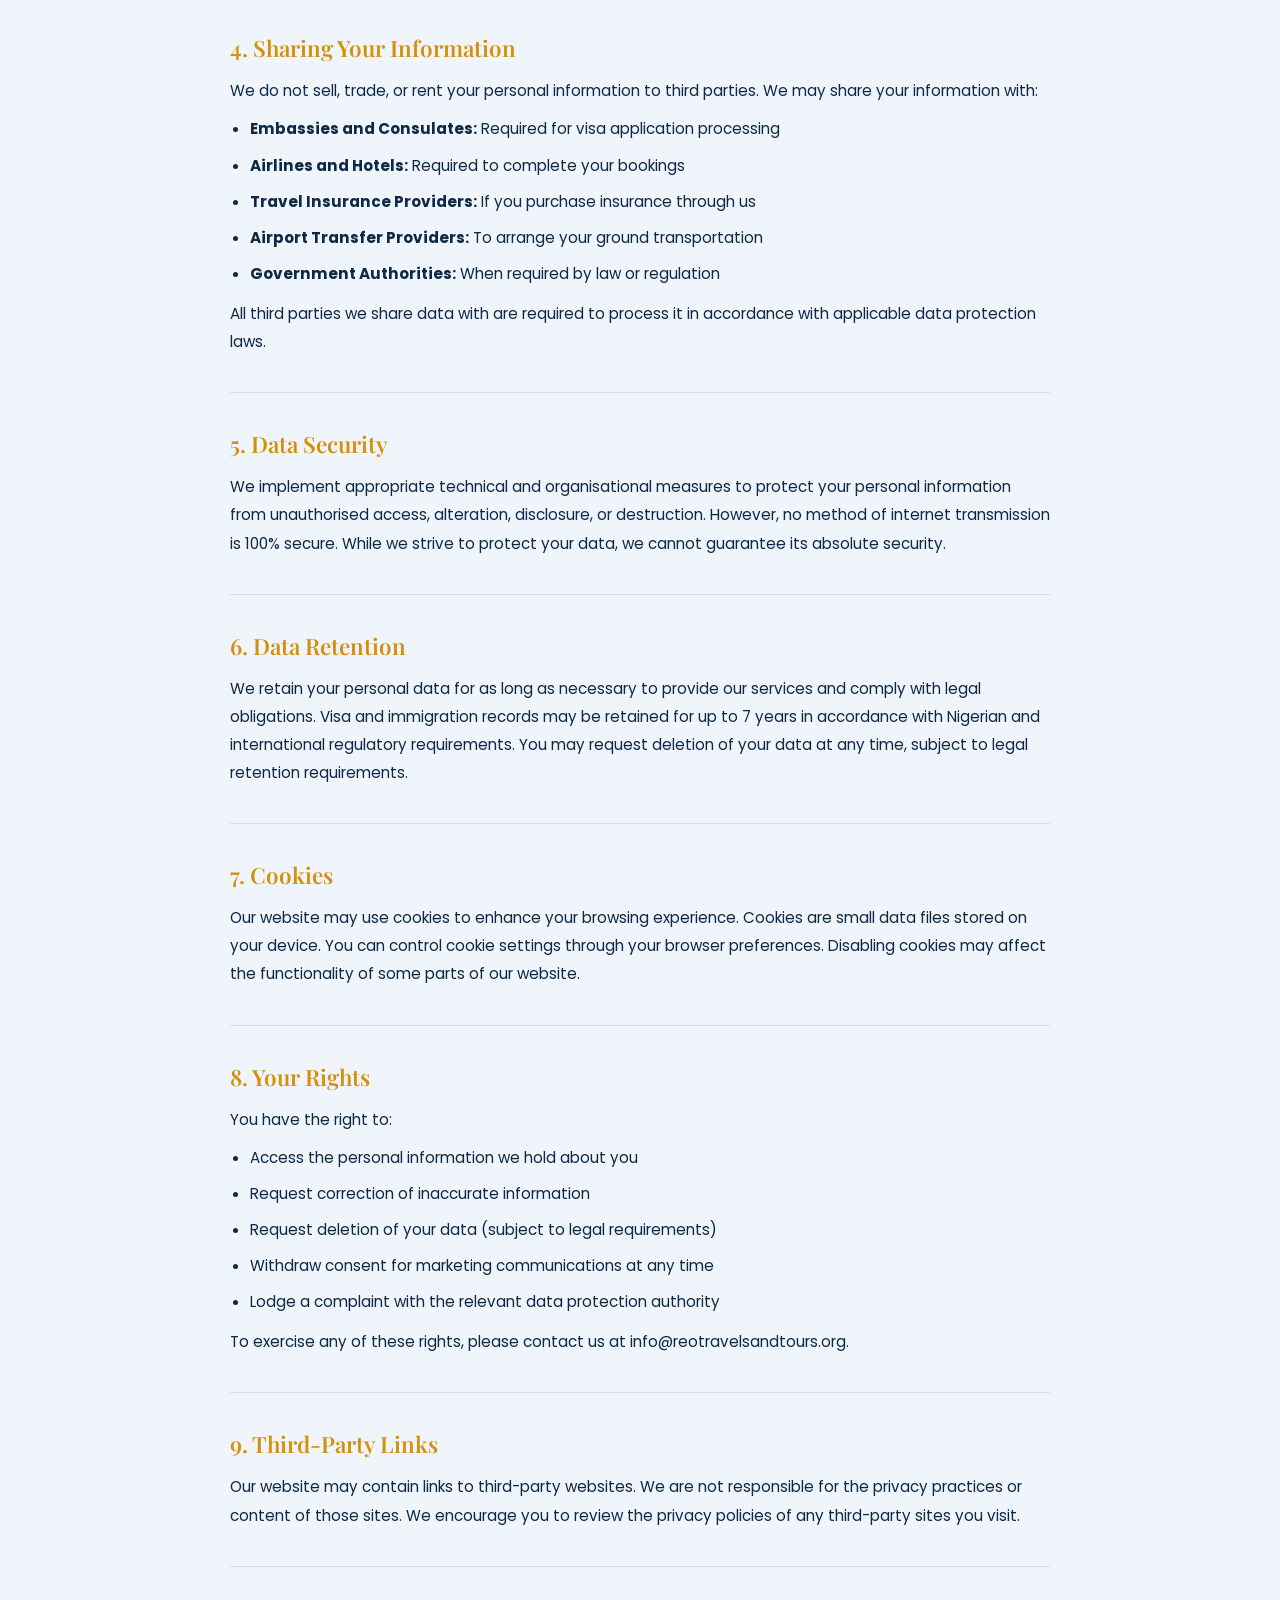
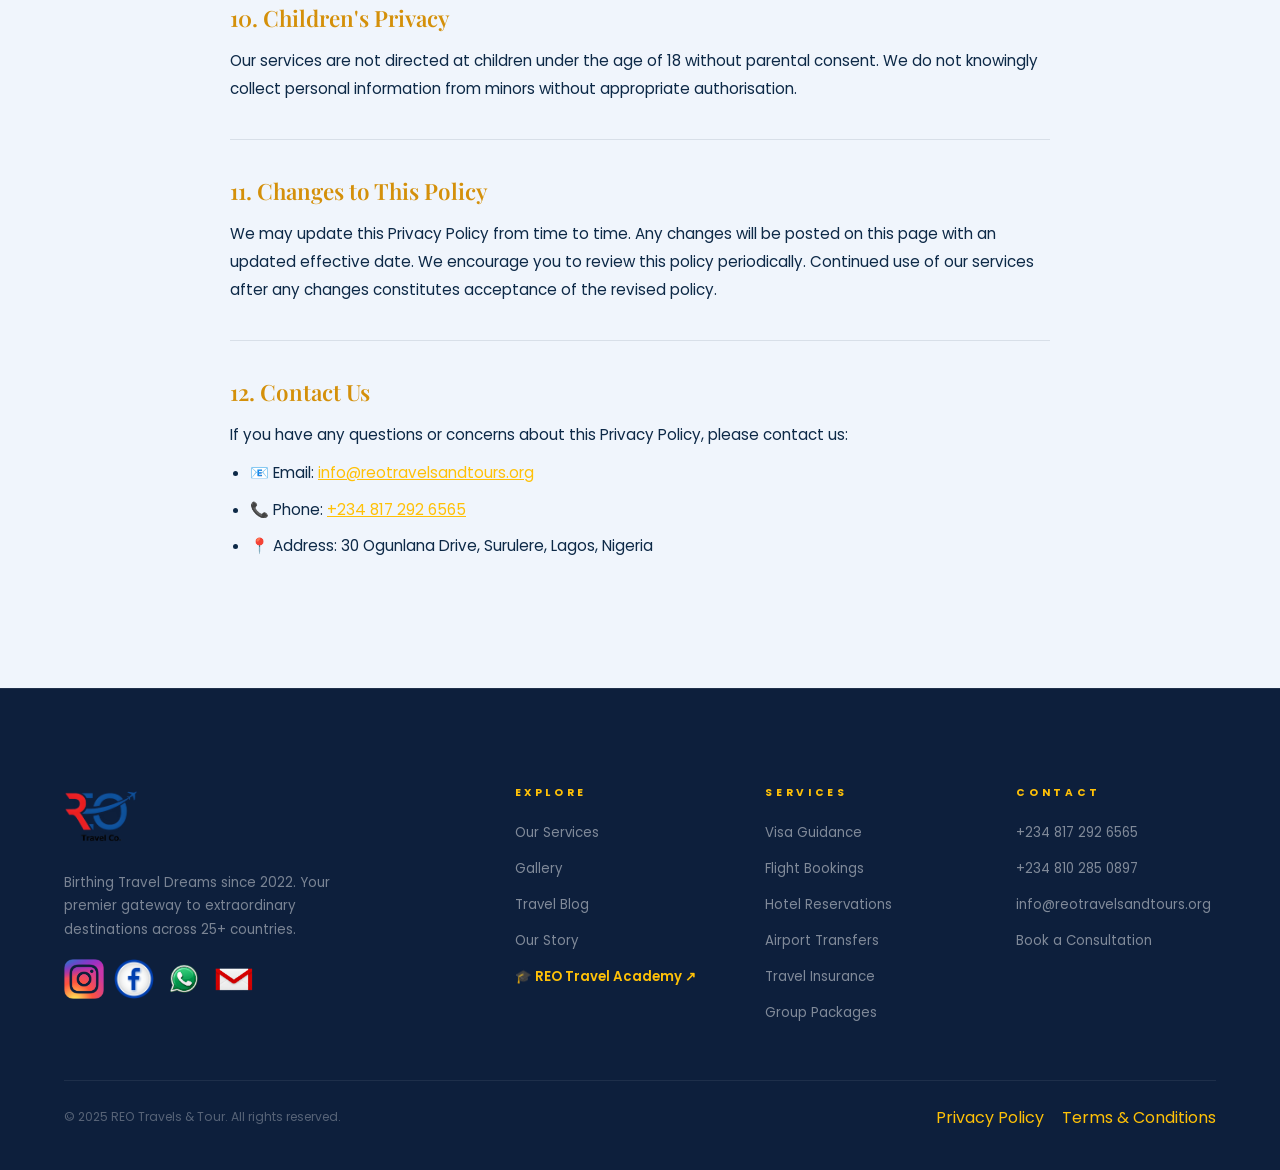
<file: privacy.html>
<!DOCTYPE html>
<html lang="en" data-theme="dark">

<head>
  <meta charset="UTF-8" />
  <meta name="viewport" content="width=device-width, initial-scale=1.0" />
  <title>Privacy Policy — REO Travels &amp; Tour</title>
  <meta name="description" content="REO Travels privacy policy. We protect your personal data and ensure secure transactions. Read our complete privacy practices." />
  <meta name="keywords" content="privacy policy, data protection, privacy statement" />
  <meta name="author" content="REO Travels &amp; Tour" />
  <meta property="og:title" content="Privacy Policy" />
  <meta property="og:type" content="website" />
  <meta property="og:url" content="https://reotravels.com/privacy.html" />
  <link rel="icon" href="../asset/logo.png?v=1" type="image/png" />
  <link rel="apple-touch-icon" href="../asset/logo.png" />
  <link rel="stylesheet" href="../css/shared.css" />
  <link rel="stylesheet" href="https://unpkg.com/aos@2.3.1/dist/aos.css" />
  <link rel="stylesheet" href="css/responsive-fixes.css">
  <style>
    .legal-section {
      background: var(--bg-primary);
    }

    .legal-body {
      max-width: 820px;
      margin: 0 auto;
      display: flex;
      flex-direction: column;
      gap: 36px;
    }

    .legal-block h2 {
      font-family: "Playfair Display", serif;
      font-size: clamp(1.1rem, 2vw, 1.4rem);
      color: var(--gold);
      margin-bottom: 14px;
      font-weight: 600;
    }

    .legal-block p,
    .legal-block li {
      color: var(--text-secondary);
      font-size: clamp(.84rem, 1.4vw, .95rem);
      line-height: 1.85;
    }

    .legal-block ul {
      padding-left: 20px;
      margin-top: 10px;
      display: flex;
      flex-direction: column;
      gap: 8px;
    }

    .legal-effective {
      background: var(--card-bg);
      border: 1px solid var(--card-border);
      border-radius: var(--radius-sm);
      padding: 16px 20px;
      color: var(--text-muted);
      font-size: .84rem;
      margin-bottom: 8px;
    }

    .legal-divider {
      height: 1px;
      background: var(--card-border);
    }
  </style>
</head>

<body>
  <div id="preloader-placeholder"></div>
  <div id="navbar-placeholder"></div>

  <section class="page-hero">
    <div class="page-hero-bg"
      style="background-image:url('https://images.unsplash.com/photo-1488085061387-422e29b40080?w=1600&q=80')"></div>
    <div class="page-hero-overlay"></div>
    <div class="page-hero-content" data-aos="fade-up">
      <span class="section-label">Legal</span>
      <h1 class="section-title">Privacy <em>Policy</em></h1>
      <p class="section-sub">How we collect, use, and protect your personal information.</p>
    </div>
  </section>

  <section class="section-pad legal-section">
    <div class="container">
      <div class="legal-body" data-aos="fade-up">

        <div class="legal-effective">
          📅 Last Updated: March 2025 &nbsp;|&nbsp; Effective Date: May 8, 2022
        </div>

        <div class="legal-block">
          <h2>1. Introduction</h2>
          <p>REO Travels &amp; Tour ("we", "our", "us") is committed to protecting and respecting your privacy. This
            Privacy Policy explains how we collect, use, disclose, and safeguard your information when you visit our
            website or use our services. Please read this policy carefully. If you disagree with its terms, please
            discontinue use of our site.</p>
        </div>

        <div class="legal-divider"></div>

        <div class="legal-block">
          <h2>2. Information We Collect</h2>
          <p>We may collect the following categories of personal information:</p>
          <ul>
            <li><strong>Personal Identification:</strong> Full name, date of birth, passport number, nationality</li>
            <li><strong>Contact Information:</strong> Email address, phone number, home address</li>
            <li><strong>Travel Information:</strong> Destination preferences, travel dates, accommodation preferences
            </li>
            <li><strong>Financial Information:</strong> Payment records (we do not store full card details)</li>
            <li><strong>Communication Data:</strong> Messages sent via our contact form, WhatsApp, or email</li>
            <li><strong>Website Usage:</strong> IP address, browser type, pages visited (via cookies)</li>
          </ul>
        </div>

        <div class="legal-divider"></div>

        <div class="legal-block">
          <h2>3. How We Use Your Information</h2>
          <p>We use the personal information we collect to:</p>
          <ul>
            <li>Process visa applications, flight bookings, and travel packages on your behalf</li>
            <li>Communicate with you regarding your bookings and enquiries</li>
            <li>Send confirmations, receipts, and important travel information</li>
            <li>Comply with legal requirements (e.g., submitting documents to embassies or immigration authorities)</li>
            <li>Improve our website and services</li>
            <li>Send promotional communications (with your consent; you may opt out at any time)</li>
          </ul>
        </div>

        <div class="legal-divider"></div>

        <div class="legal-block">
          <h2>4. Sharing Your Information</h2>
          <p>We do not sell, trade, or rent your personal information to third parties. We may share your information
            with:</p>
          <ul>
            <li><strong>Embassies and Consulates:</strong> Required for visa application processing</li>
            <li><strong>Airlines and Hotels:</strong> Required to complete your bookings</li>
            <li><strong>Travel Insurance Providers:</strong> If you purchase insurance through us</li>
            <li><strong>Airport Transfer Providers:</strong> To arrange your ground transportation</li>
            <li><strong>Government Authorities:</strong> When required by law or regulation</li>
          </ul>
          <p style="margin-top:12px;">All third parties we share data with are required to process it in accordance with
            applicable data protection laws.</p>
        </div>

        <div class="legal-divider"></div>

        <div class="legal-block">
          <h2>5. Data Security</h2>
          <p>We implement appropriate technical and organisational measures to protect your personal information from
            unauthorised access, alteration, disclosure, or destruction. However, no method of internet transmission is
            100% secure. While we strive to protect your data, we cannot guarantee its absolute security.</p>
        </div>

        <div class="legal-divider"></div>

        <div class="legal-block">
          <h2>6. Data Retention</h2>
          <p>We retain your personal data for as long as necessary to provide our services and comply with legal
            obligations. Visa and immigration records may be retained for up to 7 years in accordance with Nigerian and
            international regulatory requirements. You may request deletion of your data at any time, subject to legal
            retention requirements.</p>
        </div>

        <div class="legal-divider"></div>

        <div class="legal-block">
          <h2>7. Cookies</h2>
          <p>Our website may use cookies to enhance your browsing experience. Cookies are small data files stored on
            your device. You can control cookie settings through your browser preferences. Disabling cookies may affect
            the functionality of some parts of our website.</p>
        </div>

        <div class="legal-divider"></div>

        <div class="legal-block">
          <h2>8. Your Rights</h2>
          <p>You have the right to:</p>
          <ul>
            <li>Access the personal information we hold about you</li>
            <li>Request correction of inaccurate information</li>
            <li>Request deletion of your data (subject to legal requirements)</li>
            <li>Withdraw consent for marketing communications at any time</li>
            <li>Lodge a complaint with the relevant data protection authority</li>
          </ul>
          <p style="margin-top:12px;">To exercise any of these rights, please contact us at info@reotravelsandtours.org.
          </p>
        </div>

        <div class="legal-divider"></div>

        <div class="legal-block">
          <h2>9. Third-Party Links</h2>
          <p>Our website may contain links to third-party websites. We are not responsible for the privacy practices or
            content of those sites. We encourage you to review the privacy policies of any third-party sites you visit.
          </p>
        </div>

        <div class="legal-divider"></div>

        <div class="legal-block">
          <h2>10. Children's Privacy</h2>
          <p>Our services are not directed at children under the age of 18 without parental consent. We do not knowingly
            collect personal information from minors without appropriate authorisation.</p>
        </div>

        <div class="legal-divider"></div>

        <div class="legal-block">
          <h2>11. Changes to This Policy</h2>
          <p>We may update this Privacy Policy from time to time. Any changes will be posted on this page with an
            updated effective date. We encourage you to review this policy periodically. Continued use of our services
            after any changes constitutes acceptance of the revised policy.</p>
        </div>

        <div class="legal-divider"></div>

        <div class="legal-block">
          <h2>12. Contact Us</h2>
          <p>If you have any questions or concerns about this Privacy Policy, please contact us:</p>
          <ul>
            <li>📧 Email: <a href="mailto:info@reotravelsandtours.org"
                style="color:var(--gold);">info@reotravelsandtours.org</a></li>
            <li>📞 Phone: <a href="tel:+2348172926565" style="color:var(--gold);">+234 817 292 6565</a></li>
            <li>📍 Address: 30 Ogunlana Drive, Surulere, Lagos, Nigeria</li>
          </ul>
        </div>

      </div>
    </div>
  </section>

  <div id="footer-placeholder"></div>
  <div id="wa-placeholder"></div>

  <script src="https://unpkg.com/aos@2.3.1/dist/aos.js"></script>
  <script src="../js/components.js"></script>
  <script src="../js/shared.js"></script>
</body>

</html>
</file>
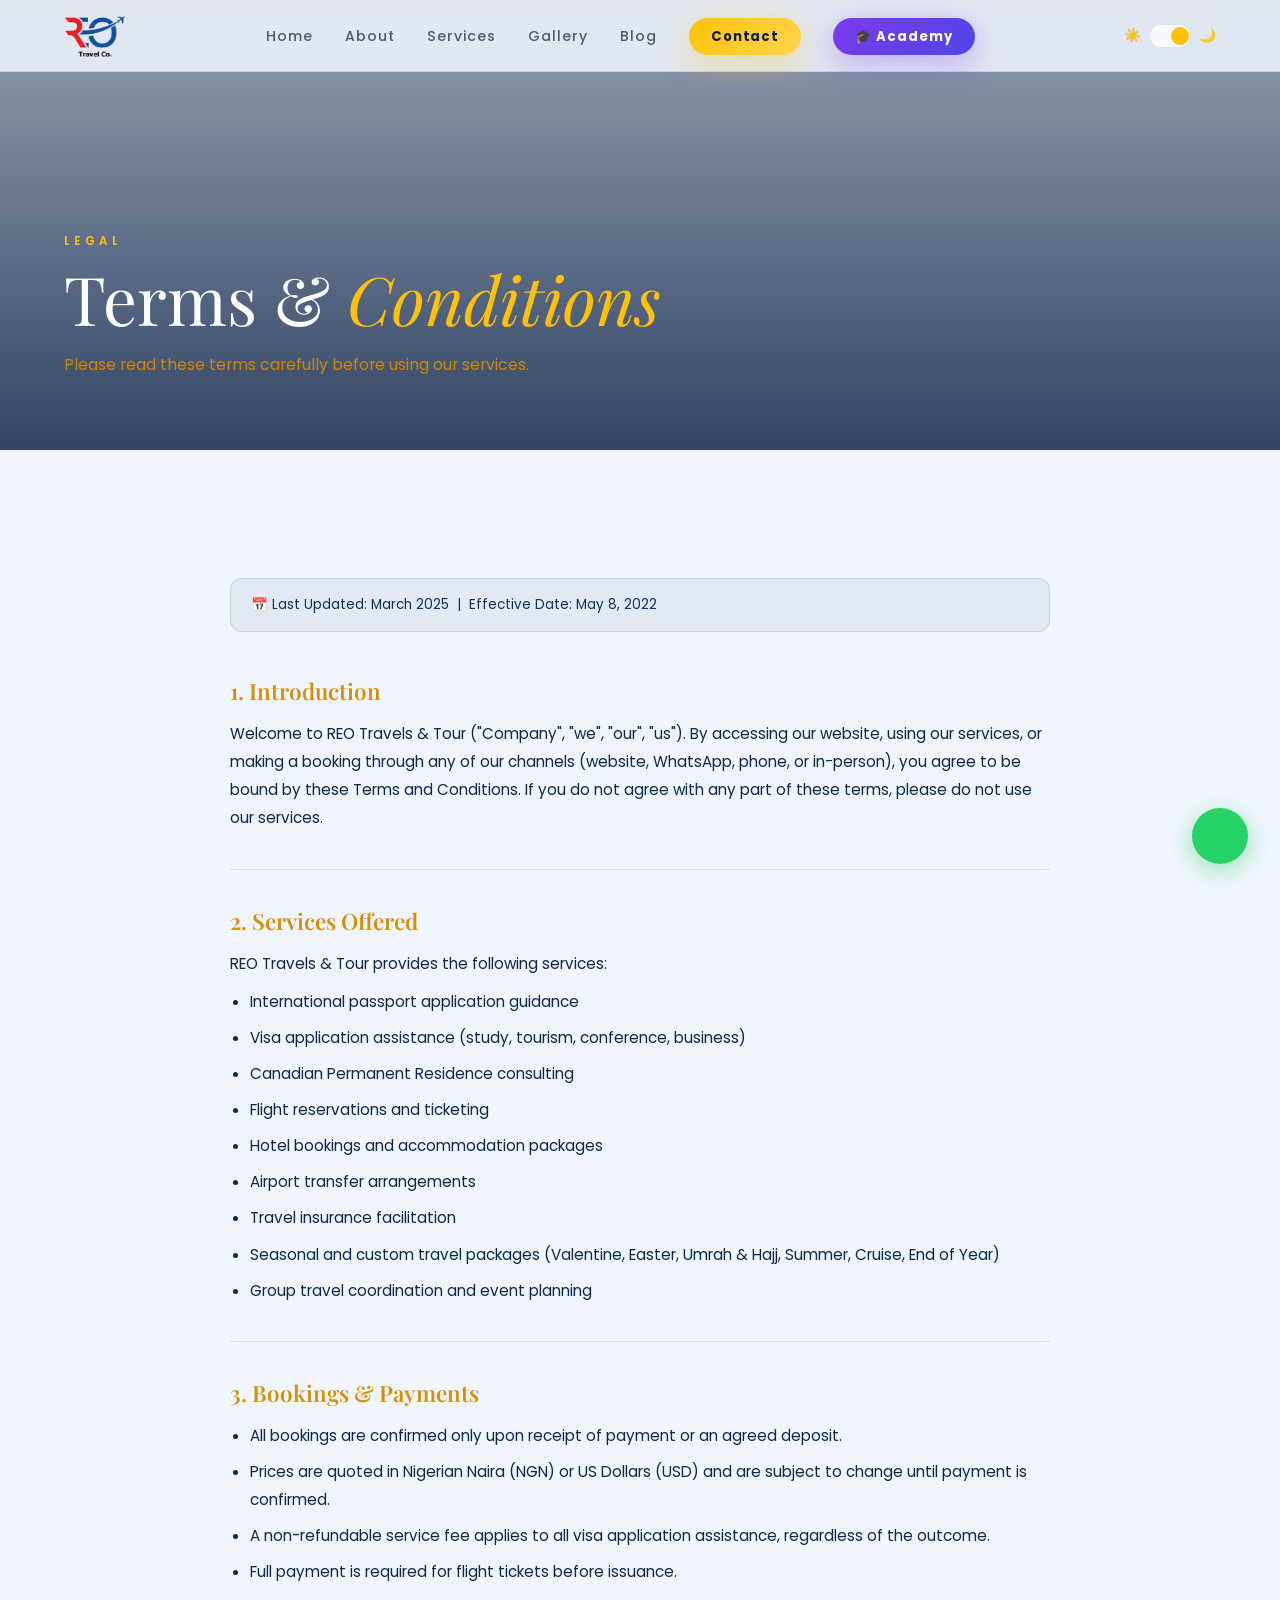
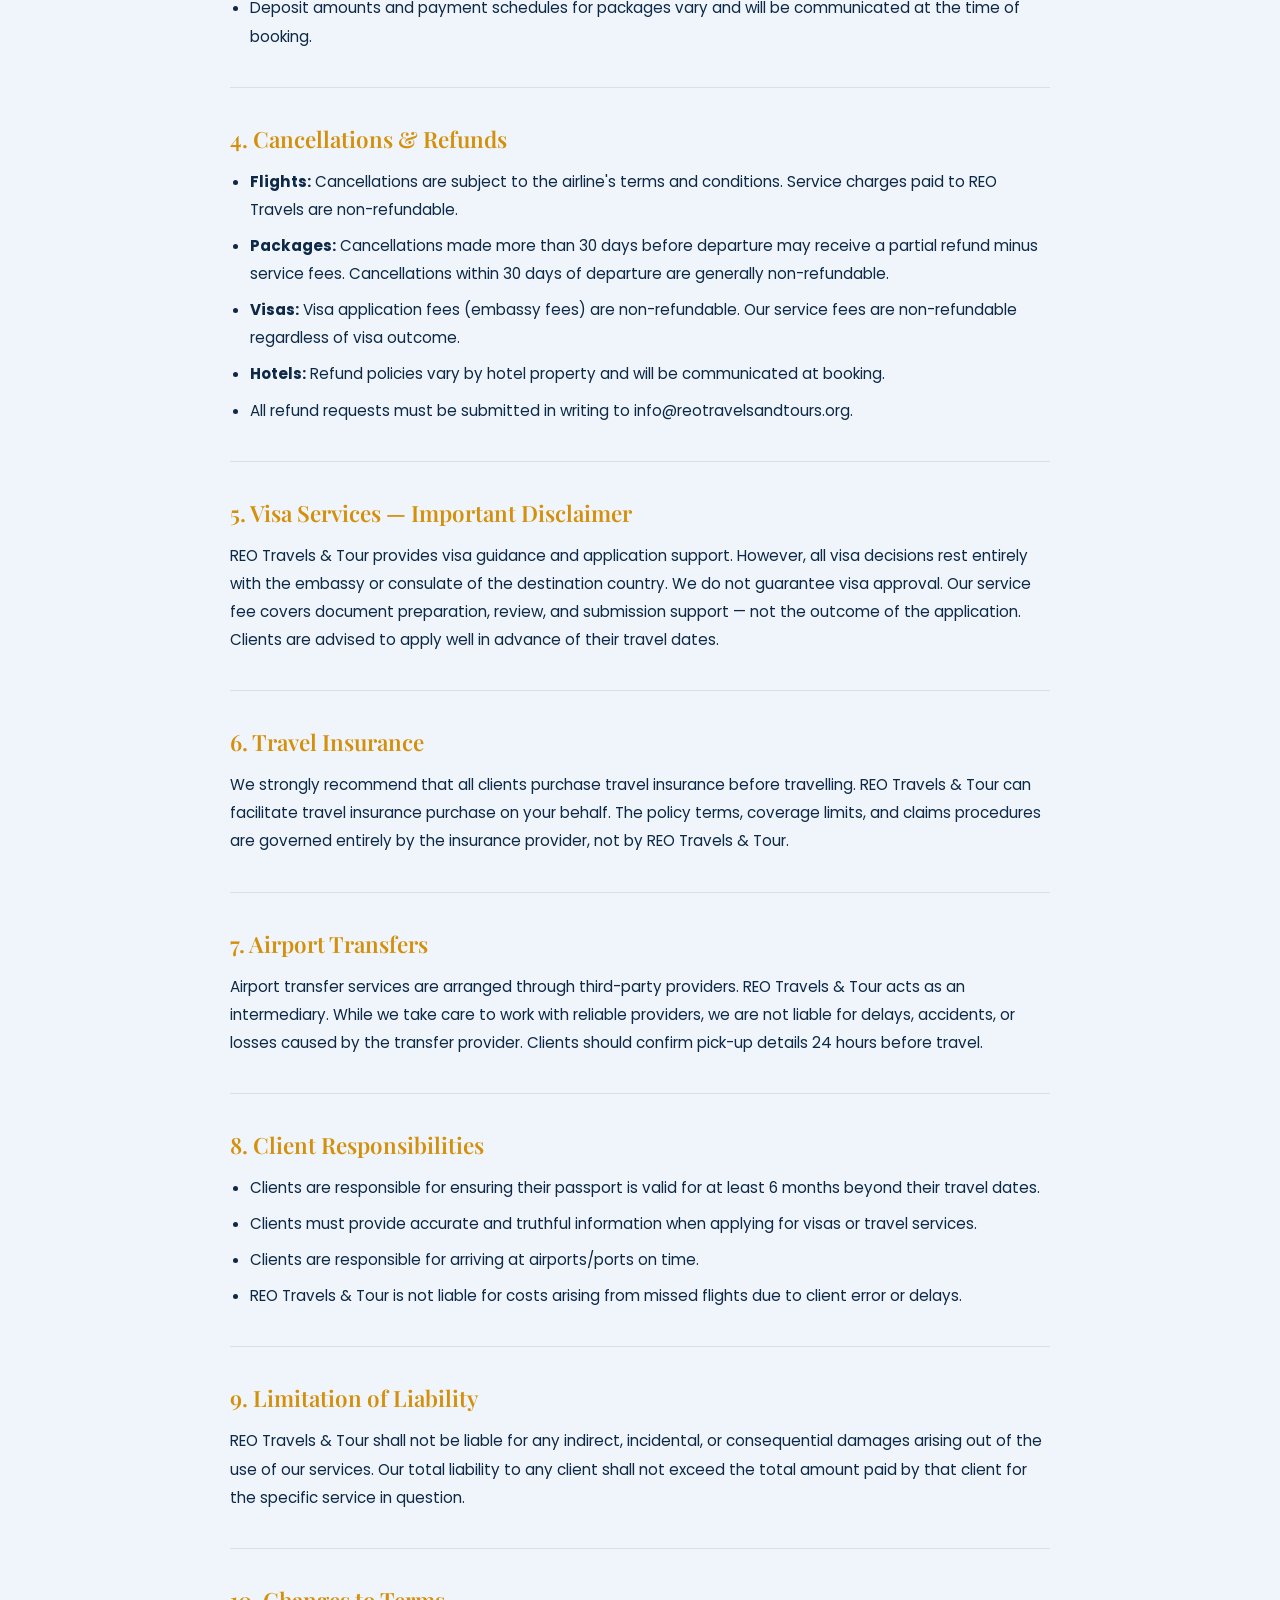
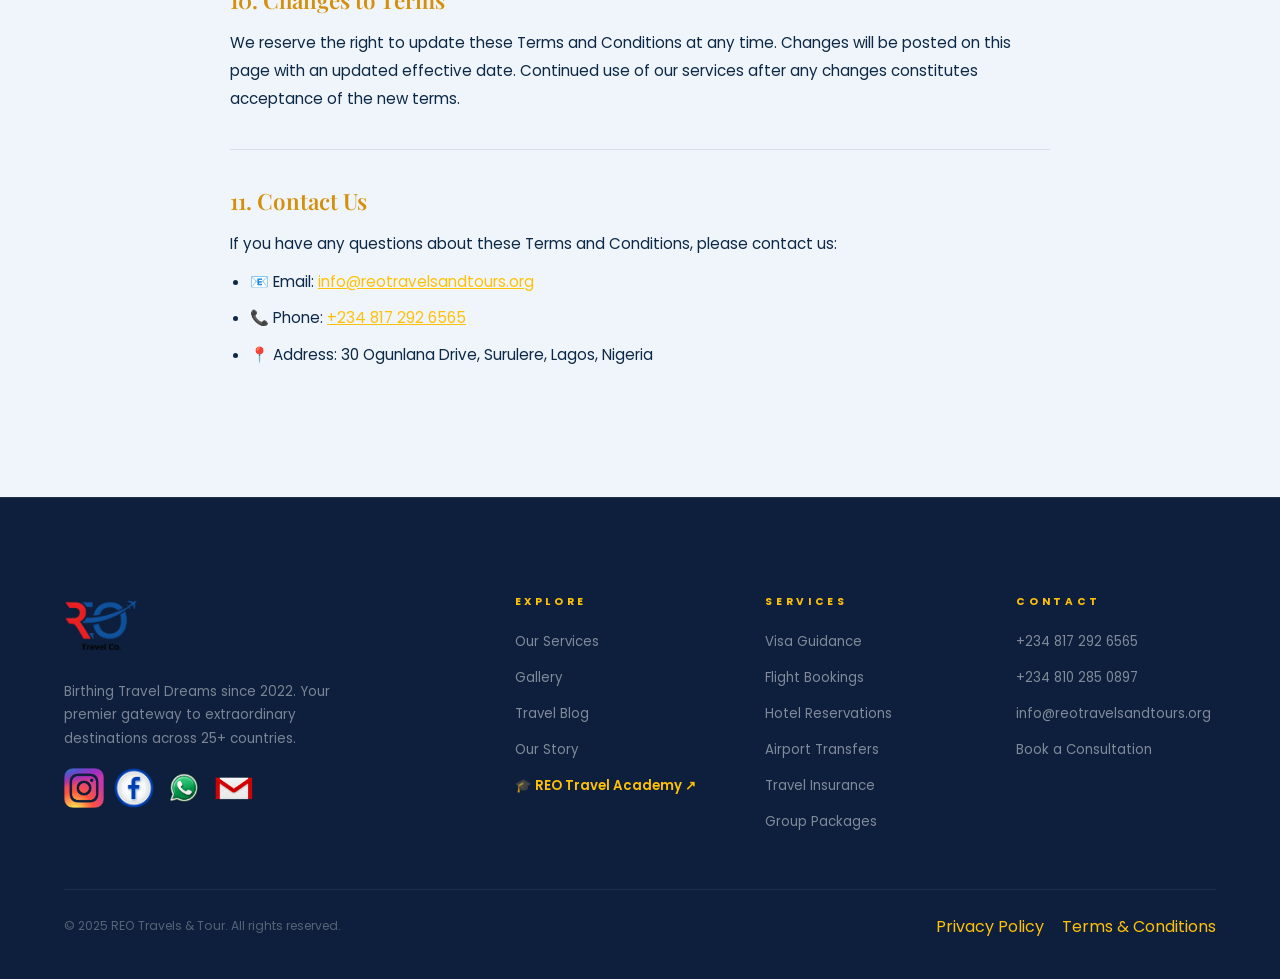
<file: terms.html>
<!DOCTYPE html>
<html lang="en" data-theme="dark">

<head>
  <meta charset="UTF-8" />
  <meta name="viewport" content="width=device-width, initial-scale=1.0" />
  <title>Terms &amp; Conditions — REO Travels &amp; Tour</title>
  <meta name="description" content="REO Travels terms and conditions. Review important information about our services, policies, and customer agreements." />
  <meta name="keywords" content="terms and conditions, terms of service, customer agreement" />
  <meta name="author" content="REO Travels &amp; Tour" />
  <meta property="og:title" content="Terms &amp; Conditions" />
  <meta property="og:type" content="website" />
  <meta property="og:url" content="https://reotravels.com/terms.html" />
  <link rel="icon" href="../asset/logo.png?v=1" type="image/png" />
  <link rel="apple-touch-icon" href="../asset/logo.png" />
  <link rel="stylesheet" href="../css/shared.css" />
  <link rel="stylesheet" href="https://unpkg.com/aos@2.3.1/dist/aos.css" />
  <link rel="stylesheet" href="css/responsive-fixes.css">
  <style>
    .legal-section {
      background: var(--bg-primary);
    }

    .legal-body {
      max-width: 820px;
      margin: 0 auto;
      display: flex;
      flex-direction: column;
      gap: 36px;
    }



    .legal-block h2 {
      font-family: "Playfair Display", serif;
      font-size: clamp(1.1rem, 2vw, 1.4rem);
      color: var(--gold);
      margin-bottom: 14px;
      font-weight: 600;
    }

    .legal-block p,
    .legal-block li {
      color: var(--text-secondary);
      font-size: clamp(.84rem, 1.4vw, .95rem);
      line-height: 1.85;
    }

    .legal-block ul {
      padding-left: 20px;
      margin-top: 10px;
      display: flex;
      flex-direction: column;
      gap: 8px;
    }

    .legal-effective {
      background: var(--card-bg);
      border: 1px solid var(--card-border);
      border-radius: var(--radius-sm);
      padding: 16px 20px;
      color: var(--text-muted);
      font-size: .84rem;
      margin-bottom: 8px;
    }

    .legal-divider {
      height: 1px;
      background: var(--card-border);
    }
  </style>
</head>

<body>
  <div id="preloader-placeholder"></div>
  <div id="navbar-placeholder"></div>

  <section class="page-hero">
    <div class="page-hero-bg"
      style="background-image:url('https://images.unsplash.com/photo-1436491865332-7a61a109cc05?w=1600&q=80')"></div>
    <div class="page-hero-overlay"></div>
    <div class="page-hero-content" data-aos="fade-up">
      <span class="section-label">Legal</span>
      <h1 class="section-title">Terms &amp; <em>Conditions</em></h1>
      <p class="section-sub">Please read these terms carefully before using our services.</p>
    </div>
  </section>

  <section class="section-pad legal-section">
    <div class="container">
      <div class="legal-body" data-aos="fade-up">

        <div class="legal-effective">
          📅 Last Updated: March 2025 &nbsp;|&nbsp; Effective Date: May 8, 2022
        </div>

        <div class="legal-block">
          <h2>1. Introduction</h2>
          <p>Welcome to REO Travels &amp; Tour ("Company", "we", "our", "us"). By accessing our website, using our
            services, or making a booking through any of our channels (website, WhatsApp, phone, or in-person), you
            agree to be bound by these Terms and Conditions. If you do not agree with any part of these terms, please do
            not use our services.</p>
        </div>

        <div class="legal-divider"></div>

        <div class="legal-block">
          <h2>2. Services Offered</h2>
          <p>REO Travels &amp; Tour provides the following services:</p>
          <ul>
            <li>International passport application guidance</li>
            <li>Visa application assistance (study, tourism, conference, business)</li>
            <li>Canadian Permanent Residence consulting</li>
            <li>Flight reservations and ticketing</li>
            <li>Hotel bookings and accommodation packages</li>
            <li>Airport transfer arrangements</li>
            <li>Travel insurance facilitation</li>
            <li>Seasonal and custom travel packages (Valentine, Easter, Umrah &amp; Hajj, Summer, Cruise, End of Year)
            </li>
            <li>Group travel coordination and event planning</li>
          </ul>
        </div>

        <div class="legal-divider"></div>

        <div class="legal-block">
          <h2>3. Bookings &amp; Payments</h2>
          <ul>
            <li>All bookings are confirmed only upon receipt of payment or an agreed deposit.</li>
            <li>Prices are quoted in Nigerian Naira (NGN) or US Dollars (USD) and are subject to change until payment is
              confirmed.</li>
            <li>A non-refundable service fee applies to all visa application assistance, regardless of the outcome.</li>
            <li>Full payment is required for flight tickets before issuance.</li>
            <li>Deposit amounts and payment schedules for packages vary and will be communicated at the time of booking.
            </li>
          </ul>
        </div>

        <div class="legal-divider"></div>

        <div class="legal-block">
          <h2>4. Cancellations &amp; Refunds</h2>
          <ul>
            <li><strong>Flights:</strong> Cancellations are subject to the airline's terms and conditions. Service
              charges paid to REO Travels are non-refundable.</li>
            <li><strong>Packages:</strong> Cancellations made more than 30 days before departure may receive a partial
              refund minus service fees. Cancellations within 30 days of departure are generally non-refundable.</li>
            <li><strong>Visas:</strong> Visa application fees (embassy fees) are non-refundable. Our service fees are
              non-refundable regardless of visa outcome.</li>
            <li><strong>Hotels:</strong> Refund policies vary by hotel property and will be communicated at booking.
            </li>
            <li>All refund requests must be submitted in writing to info@reotravelsandtours.org.</li>
          </ul>
        </div>

        <div class="legal-divider"></div>

        <div class="legal-block">
          <h2>5. Visa Services — Important Disclaimer</h2>
          <p>REO Travels &amp; Tour provides visa guidance and application support. However, all visa decisions rest
            entirely with the embassy or consulate of the destination country. We do not guarantee visa approval. Our
            service fee covers document preparation, review, and submission support — not the outcome of the
            application. Clients are advised to apply well in advance of their travel dates.</p>
        </div>

        <div class="legal-divider"></div>

        <div class="legal-block">
          <h2>6. Travel Insurance</h2>
          <p>We strongly recommend that all clients purchase travel insurance before travelling. REO Travels &amp; Tour
            can facilitate travel insurance purchase on your behalf. The policy terms, coverage limits, and claims
            procedures are governed entirely by the insurance provider, not by REO Travels &amp; Tour.</p>
        </div>

        <div class="legal-divider"></div>

        <div class="legal-block">
          <h2>7. Airport Transfers</h2>
          <p>Airport transfer services are arranged through third-party providers. REO Travels &amp; Tour acts as an
            intermediary. While we take care to work with reliable providers, we are not liable for delays, accidents,
            or losses caused by the transfer provider. Clients should confirm pick-up details 24 hours before travel.
          </p>
        </div>

        <div class="legal-divider"></div>

        <div class="legal-block">
          <h2>8. Client Responsibilities</h2>
          <ul>
            <li>Clients are responsible for ensuring their passport is valid for at least 6 months beyond their travel
              dates.</li>
            <li>Clients must provide accurate and truthful information when applying for visas or travel services.</li>
            <li>Clients are responsible for arriving at airports/ports on time.</li>
            <li>REO Travels &amp; Tour is not liable for costs arising from missed flights due to client error or
              delays.</li>
          </ul>
        </div>

        <div class="legal-divider"></div>

        <div class="legal-block">
          <h2>9. Limitation of Liability</h2>
          <p>REO Travels &amp; Tour shall not be liable for any indirect, incidental, or consequential damages arising
            out of the use of our services. Our total liability to any client shall not exceed the total amount paid by
            that client for the specific service in question.</p>
        </div>

        <div class="legal-divider"></div>

        <div class="legal-block">
          <h2>10. Changes to Terms</h2>
          <p>We reserve the right to update these Terms and Conditions at any time. Changes will be posted on this page
            with an updated effective date. Continued use of our services after any changes constitutes acceptance of
            the new terms.</p>
        </div>

        <div class="legal-divider"></div>

        <div class="legal-block">
          <h2>11. Contact Us</h2>
          <p>If you have any questions about these Terms and Conditions, please contact us:</p>
          <ul>
            <li>📧 Email: <a href="mailto:info@reotravelsandtours.org"
                style="color:var(--gold);">info@reotravelsandtours.org</a></li>
            <li>📞 Phone: <a href="tel:+2348172926565" style="color:var(--gold);">+234 817 292 6565</a></li>
            <li>📍 Address: 30 Ogunlana Drive, Surulere, Lagos, Nigeria</li>
          </ul>
        </div>

      </div>
    </div>
  </section>

  <div id="footer-placeholder"></div>
  <div id="wa-placeholder"></div>

  <script src="https://unpkg.com/aos@2.3.1/dist/aos.js"></script>
  <script src="../js/components.js"></script>
  <script src="../js/shared.js"></script>
</body>

</html>
</file>
<file: css/shared.css>
@import url("https://fonts.googleapis.com/css2?family=Playfair+Display:ital,wght@0,400;0,600;0,700;1,400&family=Poppins:wght@300;400;500;600;700&display=swap");
@font-face {
  font-family: 'Hanora';
  src: url(./fonts/hanora.otf)
  format('truetype');
  font-weight: normal;
  font-style: normal;
}
:root {
  --navy: #0a1f44;
  --navy-deep: #061630;
  --navy-mid: #0d2a5a;
  --royal: #0d47a1;
  --bright: #1e88e5;
  --gold: #ffc107;
  --gold-light: #ffd54f;
  --gold-dim: rgba(255, 193, 7, 0.15);
  --white: #ffffff;
  --glass: rgba(255, 255, 255, 0.07);
  --glass-hov: rgba(255, 255, 255, 0.12);
  --glass-border: rgba(255, 255, 255, 0.13);
  --shadow: 0 24px 60px rgba(10, 31, 68, 0.45);
  --shadow-gold: 0 8px 32px rgba(255, 193, 7, 0.28);
  --radius-sm: 12px;
  --radius-md: 20px;
  --radius-lg: 28px;
  --nav-h: 72px;

  --bg-primary: var(--navy);
  --bg-deep: var(--navy-deep);
  --bg-mid: var(--navy-mid);
  --text-primary: #ffffff;
  --text-secondary: rgba(255, 255, 255, 0.62);
  --text-muted: rgba(255, 255, 255, 0.38);
  --card-bg: rgba(255, 255, 255, 0.07);
  --card-border: rgba(255, 255, 255, 0.13);
  --navbar-bg: rgba(10, 31, 68, 0.55);
  --navbar-scrolled: rgba(6, 22, 48, 0.95);
  --mobile-menu-bg: rgba(6, 22, 48, 0.97);
  --footer-bg: #061630;
  --input-bg: rgba(255, 255, 255, 0.07);
  --section-label-color: var(--gold);
}

[data-theme="light"] {
  --navy: #e8f0fb;
  --navy-deep: #d0e0f5;
  --navy-mid: #c0d4ef;
  --royal: #1565c0;
  --bg-primary: #f0f5fc;
  --bg-deep: #dce8f8;
  --bg-mid: #e2ecf8;
  --text-primary: #000000;
  --text-secondary: rgba(13, 31, 60, 0.7);
  --text-muted: rgba(13, 31, 60, 0.45);
  --glass: rgba(255, 255, 255, 0.72);
  --glass-hov: rgba(255, 255, 255, 0.85);
  --glass-border: rgba(13, 31, 60, 0.12);
  --card-bg: rgba(255, 255, 255, 0.8);
  --card-border: rgba(13, 31, 60, 0.1);
  --shadow: 0 24px 60px rgba(13, 31, 60, 0.12);
  --shadow-gold: 0 8px 32px rgba(255, 193, 7, 0.35);
  --navbar-bg: rgba(240, 245, 252, 0.85);
  --navbar-scrolled: rgba(240, 245, 252, 0.97);
  --mobile-menu-bg: rgba(240, 245, 252, 0.98);
  --footer-bg: #0d1f3c;
  --input-bg: rgba(255, 255, 255, 0.9);
  --white: #0d1f3c;
  --section-label-color: #c8870a;
}

*,
*::before,
*::after {
  box-sizing: border-box;
  margin: 0;
  padding: 0;
}
html {
  scroll-behavior: smooth;
}
body {
  font-family: "Poppins", sans-serif;
  background: var(--bg-primary);
  color: var(--text-primary);
  overflow-x: hidden;
  min-height: 100vh;
  cursor: auto;
  margin: 0;
  padding: 0;
  transition:
    background 0.4s,
    color 0.4s;
}
[data-theme="light"] body,
body[data-theme="light"] {
  background: var(--bg-primary);
}
img {
  display: block;
  max-width: 100%;
}
a {
  color: inherit;
}
button {
  font-family: "Poppins", sans-serif;
  cursor: pointer;
}
textarea,
input,
select {
  font-family: "Poppins", sans-serif;
}

#preloader {
  position: fixed;
  inset: 0;
  background: #061630;
  z-index: 99990;
  display: flex;
  flex-direction: column;
  align-items: center;
  justify-content: center;
  gap: 28px;
  transition:
    opacity 0.9s ease,
    visibility 0.9s ease;
}
#preloader.hidden {
  opacity: 0;
  visibility: hidden;
}
.pre-logo {
  font-family: "Playfair Display", serif;
  font-size: clamp(1.5rem, 5.5vw, 3rem);
  color: var(--gold);
  letter-spacing: 0.25em;
  animation: preFlicker 1.4s ease-in-out infinite alternate;
}
.pre-logo img {
  height: clamp(100px, 50vw, 150px);
  width: auto;
  object-fit: contain;
}
.pre-logo span {
  color: #ffffff;
}
.pre-track {
  width: clamp(140px, 30vw, 220px);
  height: 2px;
  background: rgba(255, 255, 255, 0.1);
  border-radius: 2px;
  overflow: hidden;
}
.pre-fill {
  height: 100%;
  background: linear-gradient(90deg, var(--gold), var(--gold-light));
  width: 0;
  animation: preFill 2.2s cubic-bezier(0.4, 0, 0.2, 1) forwards;
}
.pre-text {
  font-size: 0.65rem;
  letter-spacing: 0.35em;
  color: rgba(255, 255, 255, 0.35);
  text-transform: uppercase;
  text-align: center;
}
@keyframes preFill {
  to {
    width: 100%;
  }
}
@keyframes preFlicker {
  0% {
    opacity: 0.7;
    text-shadow: none;
  }
  100% {
    opacity: 1;
    text-shadow: 0 0 40px rgba(255, 193, 7, 0.4);
  }
}

#navbar {
  position: fixed;
  top: 0;
  left: 0;
  right: 0;
  height: var(--nav-h);
  z-index: 9000;
  display: flex;
  align-items: center;
  justify-content: space-between;
  padding: 0 clamp(16px, 5vw, 72px);
  backdrop-filter: blur(24px);
  -webkit-backdrop-filter: blur(24px);
  background: var(--navbar-bg);
  border-bottom: 1px solid var(--card-border);
  transition:
    background 0.4s,
    box-shadow 0.4s;
}
#navbar.scrolled {
  background: var(--navbar-scrolled);
  box-shadow: 0 4px 30px rgba(0, 0, 0, 0.15);
}
.nav-logo {
  display: flex;
  align-items: center;
  gap: 10px;
  text-decoration: none;
  white-space: nowrap;
}
.nav-logo img {
  height: 50px;
  width: auto;
  object-fit: contain;
}
.nav-logo-text {
  font-family: "Playfair Display", serif;
  font-size: clamp(0.9rem, 2vw, 1.2rem);
  color: var(--gold);
  letter-spacing: 0.14em;
  line-height: 1.1;
}
.nav-logo-text span {
  color: var(--text-primary);
}
.nav-links {
  display: flex;
  gap: clamp(14px, 2.5vw, 34px);
  list-style: none;
  align-items: center;
}
.nav-links a {
  color: var(--text-secondary);
  text-decoration: none;
  font-size: clamp(0.72rem, 1.2vw, 0.88rem);
  letter-spacing: 0.07em;
  font-weight: 500;
  transition: color 0.3s;
  position: relative;
  white-space: nowrap;
}
.nav-links a::after {
  content: "";
  position: absolute;
  bottom: -5px;
  left: 0;
  width: 0;
  height: 1px;
  background: var(--gold);
  transition: width 0.2s;
}

.nav-links a:hover,
.nav-links a.active {
  color: var(--gold);
}
.nav-links a:hover::after,
.nav-links a.active::after {
  width: 100%;
}
.nav-cta {
  background: linear-gradient(
    135deg,
    var(--gold),
    var(--gold-light)
  ) !important;
  color: #0a1f44 !important;
  padding: 9px 22px !important;
  border-radius: 40px !important;
  font-weight: 700 !important;
  font-size: clamp(0.7rem, 1.1vw, 0.82rem) !important;
  box-shadow: var(--shadow-gold);
  transition: all 0.3s !important;
  white-space: nowrap;
}
.nav-cta:hover {
  transform: translateY(-2px);
  box-shadow: 0 14px 40px rgba(255, 193, 7, 0.45);
}
.nav-cta::after {
  display: none !important;
}

/* REO Travel Academy button (external link) */
.nav-academy-btn {
  background: linear-gradient(135deg, #7c3aed, #4f46e5) !important;
  color: #ffffff !important;
  padding: 9px 22px !important;
  border-radius: 40px !important;
  font-weight: 700 !important;
  font-size: clamp(0.7rem, 1.1vw, 0.82rem) !important;
  box-shadow: 0 8px 32px rgba(124, 58, 237, 0.35);
  transition: all 0.3s !important;
  white-space: nowrap;
  text-decoration: none;
  position: relative;
}
.nav-academy-btn:hover {
  transform: translateY(-2px);
  box-shadow: 0 14px 40px rgba(124, 58, 237, 0.5);
  filter: brightness(1.1);
}
.nav-academy-btn::after {
  display: none !important;
}
.mobile-academy-btn {
  background: linear-gradient(135deg, #7c3aed, #4f46e5) !important;
  -webkit-background-clip: unset !important;
  background-clip: unset !important;
  color: #fff !important;
  padding: 12px 32px !important;
  border-radius: 40px !important;
  font-family: "Poppins", sans-serif !important;
  font-size: 0.95rem !important;
  font-weight: 700 !important;
  letter-spacing: 0.05em !important;
  border: none !important;
}

.theme-toggle {
  width: 42px;
  height: 24px;
  border-radius: 40px;
  border: none;
  background: var(--glass);
  border: 1px solid var(--card-border);
  cursor: pointer;
  position: relative;
  transition: background 0.3s;
  flex-shrink: 0;
  display: flex;
  align-items: center;
  padding: 0 3px;
}
.theme-toggle::before {
  content: "";
  width: 18px;
  height: 18px;
  border-radius: 50%;
  background: var(--gold);
  transition: transform 0.3s;
  display: block;
}
[data-theme="light"] .theme-toggle::before {
  transform: translateX(18px);
}
.theme-toggle-wrap {
  display: flex;
  align-items: center;
  gap: 8px;
  margin-left: 8px;
}
.theme-icon {
  font-size: 0.85rem;
  transition: opacity 0.3s;
}

.hamburger {
  display: none;
  flex-direction: column;
  gap: 5px;
  background: none;
  border: none;
  padding: 4px;
  z-index: 9010;
}
.hamburger span {
  width: 24px;
  height: 2px;
  background: var(--text-primary);
  border-radius: 2px;
  transition: all 0.3s;
  display: block;
}
.hamburger.open span:nth-child(1) {
  transform: translateY(7px) rotate(45deg);
}
.hamburger.open span:nth-child(2) {
  opacity: 0;
}
.hamburger.open span:nth-child(3) {
  transform: translateY(-7px) rotate(-45deg);
}

.mobile-menu {
  position: fixed;
  inset: 0;
  background: var(--mobile-menu-bg);
  backdrop-filter: blur(30px);
  z-index: 9005;
  display: flex;
  flex-direction: column;
  align-items: center;
  justify-content: center;
  gap: 28px;
  opacity: 0;
  visibility: hidden;
  transition: all 0.4s;
  padding: 60px 20px 20px;
}
.mobile-menu.open {
  opacity: 1;
  visibility: visible;
}
.mobile-menu-close {
  position: absolute;
  top: 20px;
  right: 20px;
  background: none;
  border: none;
  color: var(--text-primary);
  font-size: 1.8rem;
  cursor: pointer;
  padding: 8px;
  transition: color 0.3s;
  z-index: 9010;
}
.mobile-menu-close:hover {
  color: var(--gold);
}
.mobile-menu a {
  font-family: "Playfair Display", serif;
  font-size: clamp(0.8rem, 3vw, 1.5rem);
  color: var(--text-primary);
  text-decoration: none;
  letter-spacing: 0.12em;
  transition: color 0.3s;
}
.mobile-menu a:hover {
  color: var(--gold);
}
.mobile-theme-btn {
  margin-top: 12px;
  padding: 10px 28px;
  border-radius: 40px;
  background: var(--glass);
  border: 1px solid var(--card-border);
  color: var(--text-primary);
  font-size: 0.9rem;
  cursor: pointer;
  display: flex;
  align-items: center;
  gap: 8px;
  transition: all 0.3s;
}
.mobile-theme-btn:hover {
  background: var(--gold);
  color: #0a1f44;
  border-color: var(--gold);
}

.section-label {
  display: inline-block;
  font-size: clamp(0.6rem, 1.1vw, 0.72rem);
  letter-spacing: 0.38em;
  color: var(--section-label-color);
  text-transform: uppercase;
  font-weight: 600;
  margin-bottom: 12px;
}
.section-title {
  font-family: "Playfair Display", serif;
  font-size: clamp(2rem, 5.5vw, 4.2rem);
  line-height: 1.08;
  color: var(--text-primary);
  font-weight: 300;
}
.section-title em {
  font-style: italic;
  color: var(--gold);
}
.section-sub {
  color: var(--text-secondary);
  font-size: clamp(0.84rem, 1.4vw, 0.98rem);
  line-height: 1.75;
  margin-top: 16px;
  max-width: 580px;
}
.text-center {
  text-align: center;
}
.text-center .section-sub {
  margin-left: auto;
  margin-right: auto;
}

.btn {
  display: inline-flex;
  align-items: center;
  justify-content: center;
  gap: 8px;
  text-decoration: none;
  border: none;
  outline: none;
  border-radius: 60px;
  font-weight: 600;
  letter-spacing: 0.08em;
  font-size: clamp(0.8rem, 1.3vw, 0.92rem);
  padding: clamp(12px, 2vw, 15px) clamp(26px, 3.5vw, 40px);
  transition: all 0.35s cubic-bezier(0.25, 0.46, 0.45, 0.94);
  white-space: nowrap;
}
.btn-gold {
  background: linear-gradient(135deg, var(--gold), var(--gold-light));
  color: #0a1f44;
  box-shadow: var(--shadow-gold);
}
.btn-gold:hover {
  transform: translateY(-3px);
  box-shadow: 0 16px 48px rgba(255, 193, 7, 0.45);
}
.btn-outline-white {
  border: 1.5px solid var(--card-border);
  color: var(--text-primary);
  background: var(--glass);
  backdrop-filter: blur(14px);
}
.btn-outline-white:hover {
  border-color: var(--gold);
  color: var(--gold);
  transform: translateY(-3px);
}
.btn-academy {
  background: linear-gradient(135deg, #7c3aed, #4f46e5);
  color: #ffffff;
  box-shadow: 0 8px 32px rgba(124, 58, 237, 0.35);
  border: 1px solid rgba(255, 255, 255, 0.2);
}
.btn-academy:hover {
  transform: translateY(-3px);
  box-shadow: 0 16px 48px rgba(124, 58, 237, 0.5);
  filter: brightness(1.12);
}
.btn-sm {
  padding: 9px 22px;
  font-size: 0.8rem;
}

.glass-card {
  background: var(--card-bg);
  backdrop-filter: blur(20px);
  border: 1px solid var(--card-border);
  border-radius: var(--radius-md);
  transition: all 0.4s;
}
.glass-card:hover {
  border-color: rgba(255, 193, 7, 0.35);
  box-shadow: var(--shadow-gold);
  transform: translateY(-6px);
}

.marquee-strip {
  background: linear-gradient(90deg, var(--gold), var(--gold-light));
  padding: 11px 0;
  overflow: hidden;
  white-space: nowrap;
}
.marquee-inner {
  display: inline-flex;
  animation: marquee 28s linear infinite;
}
.marquee-inner span {
  color: #0a1f44;
  font-size: 0.72rem;
  font-weight: 700;
  letter-spacing: 0.22em;
  text-transform: uppercase;
  padding: 0 clamp(20px, 3vw, 40px);
}
.marquee-inner span::before {
  content: "✦  ";
}
@keyframes marquee {
  0% {
    transform: translateX(0);
  }
  100% {
    transform: translateX(-50%);
  }
}

.wa-float {
  position: fixed;
  bottom: clamp(20px, 4vw, 36px);
  right: clamp(16px, 4vw, 32px);
  z-index: 8900;
  width: 56px;
  height: 56px;
  border-radius: 50%;
  background: #25d366
    url("https://upload.wikimedia.org/wikipedia/commons/6/6b/WhatsApp.svg")
    center/28px no-repeat;
  text-decoration: none;
  animation: waPulse 2.8s ease-in-out infinite;
  box-shadow: 0 6px 24px rgba(37, 211, 102, 0.45);
  transition: transform 0.3s;
}
.wa-float:hover {
  transform: scale(1.12);
}
@keyframes waPulse {
  0%,
  100% {
    box-shadow: 0 6px 24px rgba(37, 211, 102, 0.45);
  }
  50% {
    box-shadow:
      0 6px 24px rgba(37, 211, 102, 0.45),
      0 0 0 14px rgba(37, 211, 102, 0.08);
  }
}

#particles-canvas {
  position: absolute;
  inset: 0;
  pointer-events: none;
  z-index: 1;
}

#footer {
  background: #061630;
  border-top: 1px solid rgba(255, 255, 255, 0.08);
  padding: clamp(48px, 8vw, 96px) clamp(16px, 5vw, 80px) clamp(24px, 4vw, 40px);
}
[data-theme="light"] #footer {
  background: #0d1f3c;
}
.footer-top {
  display: grid;
  grid-template-columns: 2fr 1fr 1fr 1fr;
  gap: clamp(24px, 4vw, 56px);
  margin-bottom: clamp(32px, 5vw, 56px);
}
.footer-brand .nav-logo {
  display: inline-flex;
  margin-bottom: 14px;
}
.footer-brand .nav-logo img {
  height: 52px;
}
.footer-brand p {
  color: rgba(255, 255, 255, 0.45);
  font-size: 0.84rem;
  line-height: 1.75;
  max-width: 270px;
}
.footer-col h4 {
  color: var(--gold);
  font-size: 0.65rem;
  letter-spacing: 0.35em;
  text-transform: uppercase;
  margin-bottom: 18px;
}
.footer-col ul {
  list-style: none;
  display: flex;
  flex-direction: column;
  gap: 11px;
}
.footer-col ul a {
  color: rgba(255, 255, 255, 0.48);
  font-size: 0.83rem;
  text-decoration: none;
  transition: color 0.3s;
}
.footer-col ul a:hover {
  color: var(--gold);
}
.footer-socials {
  display: flex;
  gap: 10px;
  margin-top: 18px;
}
.footer-social-icon {
  width: 40px;
  height: 40px;
  border-radius: 20%;
  /* background: rgba(255, 255, 255, 0.07); */
  /* border: 1px solid rgba(255, 255, 255, 0.13); */
  display: flex;
  align-items: center;
  justify-content: center;
  font-size: 0.85rem;
  color: rgba(255, 255, 255, 0.6);
  text-decoration: none;
  transition: all 0.3s;
}
.footer-social-icon:hover {
  background: var(--gold);
  color: #0a1f44;
  border-color: var(--gold);
}
.footer-bottom {
  border-top: 1px solid rgba(255, 255, 255, 0.07);
  padding-top: 24px;
  display: flex;
  justify-content: space-between;
  align-items: center;
  flex-wrap: wrap;
  gap: 10px;
}
.footer-bottom p {
  color: rgba(255, 255, 255, 0.3);
  font-size: 0.76rem;
}
.footer-bottom a {
  color: var(--gold);
  text-decoration: none;
}

.page-hero {
  min-height: clamp(320px, 50vh, 520px);
  display: flex;
  align-items: flex-end;
  position: relative;
  overflow: hidden;
  padding: 0 clamp(16px, 5vw, 80px) clamp(40px, 6vw, 72px);
}
.page-hero-bg {
  position: absolute;
  inset: 0;
  background-size: cover;
  background-position: center;
  transform: scale(1.04);
  transition: transform 6s ease;
}
.page-hero-overlay {
  position: absolute;
  inset: 0;
  background: linear-gradient(
    180deg,
    rgba(10, 31, 68, 0.4) 0%,
    rgba(10, 31, 68, 0.82) 100%
  );
}
.page-hero-content {
  position: relative;
  z-index: 2;
}
.page-hero-content .section-title,
.page-hero-content .section-sub,
.page-hero-content .section-label {
  color: inherit;
}
.page-hero-content .section-title {
  color: #fff;
}
.page-hero-content .section-label {
  color: var(--gold);
}
.page-hero-content .section-sub {
  color: rgba(255, 255, 255, 0.75);
}

.section-pad {
  padding: clamp(64px, 10vw, 128px) clamp(16px, 5vw, 80px);
}
.container {
  max-width: 1400px;
  margin: 0 auto;
}

[data-theme="light"] .about-intro {
  background: linear-gradient(180deg, var(--bg-deep) 0%, var(--bg-mid) 100%);
}
[data-theme="light"] .mv-section {
  background: var(--bg-deep);
}
[data-theme="light"] .timeline-section {
  background: linear-gradient(180deg, var(--bg-mid) 0%, var(--bg-deep) 100%);
}
[data-theme="light"] .blog-section {
  background: var(--bg-primary);
}
[data-theme="light"] .gallery-section {
  background: var(--bg-primary);
}
[data-theme="light"] .team-section {
  background: linear-gradient(180deg, var(--bg-primary) 0%, var(--bg-mid) 100%);
}
[data-theme="light"] .contact-section {
  background: var(--bg-primary);
}
[data-theme="light"] .faq-section {
  background: linear-gradient(180deg, var(--bg-mid) 0%, var(--bg-primary) 100%);
}
[data-theme="light"] #services-preview {
  background: var(--bg-primary);
}
[data-theme="light"] #counters {
  background: linear-gradient(135deg, #1565c0, #0d47a1);
}
[data-theme="light"] #destinations {
  background: var(--bg-deep);
}
[data-theme="light"] #why-choose-us {
  background: var(--bg-primary);
}
[data-theme="light"] #testimonials {
  background: var(--bg-deep);
}
[data-theme="light"] .main-services {
  background: linear-gradient(180deg, var(--bg-primary) 0%, var(--bg-mid) 100%);
}
[data-theme="light"] .packages-section {
  background: var(--bg-primary);
}
[data-theme="light"] .form-input {
  background: var(--input-bg);
  color: var(--text-primary);
  border-color: var(--card-border);
}
[data-theme="light"] .form-input::placeholder {
  color: rgba(13, 31, 60, 0.35);
}
[data-theme="light"] .form-input option {
  background: #fff;
  color: #0d1f3c;
}
[data-theme="light"] .timeline::before {
  background: linear-gradient(to bottom, transparent, var(--gold), transparent);
}
[data-theme="light"] .tl-dot {
  border-color: var(--bg-mid);
}
[data-theme="light"] .section-title {
  color: black;
}
[data-theme="light"] .section-sub {
  color: #c8870a;
}
[data-theme="light"] .body-text {
  color: var(--text-secondary);
}
[data-theme="light"] .mv-text,
[data-theme="light"] .tl-content p,
[data-theme="light"] .bc-excerpt,
[data-theme="light"] .bf-excerpt,
[data-theme="light"] .svc-block-text,
[data-theme="light"] .mini-svc-card p,
[data-theme="light"] .team-bio,
[data-theme="light"] .faq-item p {
  color: var(--text-secondary);
}
[data-theme="light"] .mv-title,
[data-theme="light"] .tl-content h4,
[data-theme="light"] .bc-title,
[data-theme="light"] .bf-title,
[data-theme="light"] .team-name,
[data-theme="light"] .pkg-title,
[data-theme="light"] .mini-svc-card h4,
[data-theme="light"] .lt-inner h3 {
  color: var(--text-primary);
}
[data-theme="light"] .pkg-meta span,
[data-theme="light"] .blog-meta {
  color: var(--text-muted);
}
[data-theme="light"] .svc-block-list li {
  color: var(--text-secondary);
}
[data-theme="light"] .pkg-features li {
  color: var(--text-secondary);
}
[data-theme="light"] .info-card strong {
  color: var(--text-primary);
}
[data-theme="light"] .info-card a,
[data-theme="light"] .info-card span {
  color: var(--text-secondary);
}
[data-theme="light"] .lt-inner p {
  color: var(--text-secondary);
}
[data-theme="light"] .why-feat-desc {
  color: var(--text-secondary);
}
[data-theme="light"] .why-feat-title {
  color: var(--text-primary);
}
[data-theme="light"] #why-choose-us {
  background: var(--bg-deep);
}
[data-theme="light"] .counter-label {
  color: rgba(255, 255, 255, 0.7);
}
[data-theme="light"] .about-badge-item {
  color: var(--text-secondary);
}
[data-theme="light"] .hamburger span {
  background: var(--text-primary);
}
[data-theme="light"] .svc-name,
[data-theme="light"] .svc-desc {
  color: var(--text-primary);
}
[data-theme="light"] .svc-desc {
  color: var(--text-secondary);
}
[data-theme="light"] .t-text {
  color: var(--text-secondary);
}
[data-theme="light"] .t-name {
  color: var(--text-primary);
}
[data-theme="light"] .t-loc {
  color: var(--text-muted);
}
[data-theme="light"] .gf-btn {
  color: var(--text-secondary);
  background: var(--card-bg);
  border-color: var(--card-border);
}
[data-theme="light"] .why-badge {
  background: linear-gradient(135deg, var(--gold), var(--gold-light));
}
[data-theme="light"] .service-card {
  background: rgba(255, 255, 255, 0.9);
  border: 1px solid var(--card-border);
}
[data-theme="light"] .hero-headline {
  color: #ffffff;
}
[data-theme="light"] .hero-headline em {
  color: #d4900a;
}
[data-theme="light"] .page-hero-content .section-title {
  color: #ffffff;
}
[data-theme="light"] .tl-year {
  color: #0d47a1;
}
[data-theme="light"] .tl-content h4 {
  color: #0d1f3c;
}
[data-theme="light"] .tl-content p {
  color: #0d2947;
}
[data-theme="light"] .svc-block-title {
  color: #0d1f3c;
}
[data-theme="light"] .svc-block-text {
  color: #0d2947;
}
[data-theme="light"] .svc-block-list li {
  color: #0d3159;
}
[data-theme="light"] .mini-svc-card h4 {
  color: #0d1f3c;
}
[data-theme="light"] .mini-svc-card p {
  color: #0d2947;
}
[data-theme="light"] .gf-btn {
  color: #0d1f3c;
  background: rgba(255, 255, 255, 0.7);
  border-color: rgba(13, 31, 60, 0.15);
}
[data-theme="light"] .gf-btn.active,
[data-theme="light"] .gf-btn:hover {
  background: #ffc107;
  color: #0a1f44;
  border-color: #ffc107;
}
[data-theme="light"] .pkg-tab {
  color: #0d1f3c;
  background: rgba(255, 255, 255, 0.7);
  border-color: rgba(13, 31, 60, 0.15);
}
[data-theme="light"] .pkg-tab.active,
[data-theme="light"] .pkg-tab:hover {
  background: #ffc107;
  color: #0a1f44;
  border-color: #ffc107;
}
[data-theme="light"] .bf-title {
  color: #0d1f3c;
}
[data-theme="light"] .bf-excerpt {
  color: #0d2947;
}
[data-theme="light"] .bc-title {
  color: #0d1f3c;
}
[data-theme="light"] .bc-excerpt {
  color: #0d2947;
}
[data-theme="light"] .blog-tag {
  color: #d4900a;
}
[data-theme="light"] .blog-meta {
  color: #0d3159;
}
[data-theme="light"] .blog-read-more {
  color: #d4900a;
}
[data-theme="light"] .lt-inner h3 {
  color: #0d1f3c;
}
[data-theme="light"] .lt-inner p {
  color: #0d2947;
}
[data-theme="light"] .info-card strong {
  color: #0d1f3c;
}
[data-theme="light"] .info-card a,
[data-theme="light"] .info-card span {
  color: #0d2947;
}
[data-theme="light"] .contact-socials h4 {
  color: #0d1f3c;
}
[data-theme="light"] .social-link {
  color: #0d1f3c;
  background: rgba(13, 31, 60, 0.08);
  border-color: rgba(13, 31, 60, 0.15);
}
[data-theme="light"] .faq-item h4 {
  color: #d4900a;
}
[data-theme="light"] .faq-item p {
  color: #0d2947;
}
[data-theme="light"] .legal-block h2 {
  color: #d4900a;
}
[data-theme="light"] .legal-block p,
[data-theme="light"] .legal-block li {
  color: #0d2947;
}
[data-theme="light"] .legal-effective {
  color: #0d3159;
  background: rgba(13, 31, 60, 0.05);
  border-color: rgba(13, 31, 60, 0.1);
}
[data-theme="light"] .legal-divider {
  background: rgba(13, 31, 60, 0.1);
}
[data-theme="light"] .map-placeholder p {
  color: #0d1f3c;
}
[data-theme="light"] .about-stat strong {
  color: #ffd54f;
}
[data-theme="light"] .about-stat span {
  color: #fff;
}
[data-theme="light"] .body-text {
  color: #0d2947;
}
[data-theme="light"] .about-badge-item {
  color: #0d1f3c;
  background: rgba(13, 31, 60, 0.05);
  border-color: rgba(13, 31, 60, 0.1);
}
[data-theme="light"] .mv-title {
  color: #0d1f3c;
}
[data-theme="light"] .mv-text {
  color: #0d2947;
}
[data-theme="light"] .team-name {
  color: #0d1f3c;
}
[data-theme="light"] .team-role {
  color: #d4900a;
}
[data-theme="light"] .team-bio {
  color: #0d2947;
}
[data-theme="light"] .why-feat-title {
  color: #0d1f3c;
}
[data-theme="light"] .dest-label {
  color: #d4900a;
}
[data-theme="light"] .dest-city {
  color: #ffffff;
}
[data-theme="light"] .dest-price {
  color: #d4900a;
}
[data-theme="light"] .t-text {
  color: #0d2947;
}
[data-theme="light"] .t-name {
  color: #0d1f3c;
}
[data-theme="light"] .t-loc {
  color: #0d3159;
}

/* ── RESPONSIVE ── */
@media (max-width: 1024px) {
  .footer-top {
    grid-template-columns: 1fr 1fr;
  }
}
@media (max-width: 768px) {
  .nav-links,
  .nav-cta {
    display: none;
  }
  .hamburger {
    display: flex;
  }
  .footer-top {
    grid-template-columns: 1fr 1fr;
  }
}
@media (max-width: 480px) {
  .footer-top {
    grid-template-columns: 1fr;
  }
}
@media (max-width: 768px) {
  [data-aos] {
    opacity: 1 !important;
    transform: none !important;
    transition: none !important;
  }
}
</file>
<file: css/about.css>
.about-intro {
  background: linear-gradient(180deg, var(--navy) 0%, var(--navy-mid) 100%);
}
.about-grid {
  display: grid;
  grid-template-columns: 1fr 1fr;
  gap: clamp(32px, 6vw, 88px);
  align-items: center;
}
@media (max-width: 768px) {
  .about-grid {
    grid-template-columns: 1fr;
  }
}

.about-img-frame {
  position: relative;
  border-radius: var(--radius-lg);
  overflow: hidden;
}
.about-img-frame img {
  width: 100%;
  aspect-ratio: 4/5;
  object-fit: cover;
}
.about-img-overlay {
  position: absolute;
  bottom: 0;
  left: 0;
  right: 0;
  background: rgba(10, 31, 68, 0.85);
  backdrop-filter: blur(16px);
  border-top: 1px solid var(--glass-border);
  display: flex;
  justify-content: space-around;
  padding: clamp(16px, 2.5vw, 24px);
}
.about-stat {
  text-align: center;
}
.about-stat strong {
  font-family: "Cormorant Garamond", serif;
  font-size: clamp(1.5rem, 3vw, 2.2rem);
  color: var(--gold);
  display: block;
  line-height: 1;
}
.about-stat span {
  font-size: 0.7rem;
  color: rgba(255, 255, 255, 0.5);
  letter-spacing: 0.1em;
  margin-top: 3px;
  display: block;
}

.about-text-col {
  display: flex;
  flex-direction: column;
  gap: 18px;
}
.body-text {
  color: rgba(255, 255, 255, 0.62);
  font-size: clamp(0.85rem, 1.4vw, 0.96rem);
  line-height: 1.82;
}
.about-badges {
  display: grid;
  grid-template-columns: 1fr 1fr;
  gap: 12px;
  margin-top: 8px;
}
.about-badge-item {
  display: flex;
  align-items: center;
  gap: 10px;
  background: var(--glass);
  border: 1px solid var(--glass-border);
  border-radius: var(--radius-sm);
  padding: 12px 16px;
  font-size: clamp(0.74rem, 1.2vw, 0.84rem);
  color: rgba(255, 255, 255, 0.75);
}
.badge-icon {
  font-size: 1.1rem;
}

.mv-section {
  background: var(--navy);
}
.mv-grid {
  display: grid;
  grid-template-columns: repeat(auto-fit, minmax(min(260px, 100%), 1fr));
  gap: clamp(16px, 2.5vw, 28px);
}
.mv-card {
  padding: clamp(28px, 4vw, 44px);
  text-align: center;
}
.mv-icon {
  font-size: clamp(2rem, 3.5vw, 2.8rem);
  margin-bottom: 18px;
}
.mv-title {
  font-family: "Cormorant Garamond", serif;
  font-size: clamp(1.2rem, 2.2vw, 1.55rem);
  font-weight: 600;
  color: var(--white);
  margin-bottom: 12px;
}
.mv-text {
  color: rgba(255, 255, 255, 0.58);
  font-size: clamp(0.82rem, 1.3vw, 0.92rem);
  line-height: 1.75;
}

.timeline-section {
  background: linear-gradient(180deg, var(--navy-mid) 0%, var(--navy) 100%);
}
.timeline {
  position: relative;
  max-width: 900px;
  margin: 0 auto;
  padding: 24px 0;
}
.timeline::before {
  content: "";
  position: absolute;
  left: 50%;
  top: 0;
  bottom: 0;
  width: 1px;
  background: linear-gradient(to bottom, transparent, var(--gold), transparent);
  transform: translateX(-50%);
}
.tl-item {
  display: grid;
  grid-template-columns: 1fr 40px 1fr;
  gap: 0 clamp(16px, 2.5vw, 32px);
  align-items: center;
  margin-bottom: clamp(28px, 4vw, 48px);
  position: relative;
}
.tl-item .tl-year {
  font-family: "Cormorant Garamond", serif;
  font-size: clamp(1.5rem, 3vw, 2.5rem);
  font-weight: 600;
  color: var(--gold);
  text-align: right;
  line-height: 1;
}
.tl-item .tl-content {
  grid-column: 3;
}
.tl-item.right .tl-year {
  grid-column: 3;
  text-align: left;
  order: 3;
}
.tl-item.right .tl-dot {
  grid-column: 2;
  order: 2;
}
.tl-item.right .tl-content {
  grid-column: 1;
  order: 1;
}
.tl-dot {
  width: 14px;
  height: 14px;
  border-radius: 50%;
  background: var(--gold);
  border: 3px solid var(--navy-mid);
  box-shadow: 0 0 0 3px rgba(255, 193, 7, 0.3);
  margin: auto;
  flex-shrink: 0;
  grid-column: 2;
}
.tl-content {
  padding: clamp(16px, 2.5vw, 24px);
}
.tl-content h4 {
  font-family: "Cormorant Garamond", serif;
  font-size: clamp(1rem, 1.8vw, 1.25rem);
  font-weight: 600;
  color: var(--gold);
  margin-bottom: 7px;
}
.tl-content p {
  color: rgba(255, 255, 255, 0.58);
  font-size: clamp(0.78rem, 1.2vw, 0.86rem);
  line-height: 1.7;
}

@media (max-width: 600px) {
  .timeline::before {
    left: 14px;
  }
  .tl-item,
  .tl-item.right {
    grid-template-columns: 28px 1fr;
    grid-template-rows: auto auto;
    gap: 0 12px;
  }
  .tl-item .tl-year,
  .tl-item.right .tl-year {
    grid-column: 2;
    grid-row: 1;
    text-align: left;
    font-size: 1.3rem;
    order: 1;
    padding-bottom: 8px;
  }
  .tl-item .tl-dot,
  .tl-item.right .tl-dot {
    grid-column: 1;
    grid-row: 1;
    order: 0;
    align-self: start;
    margin-top: 4px;
  }
  .tl-item .tl-content,
  .tl-item.right .tl-content {
    grid-column: 2;
    grid-row: 2;
    order: 2;
  }
}
</file>
<file: css/team.css>
/* ── TEAM PAGE ── */
.team-section {
  background: linear-gradient(180deg, var(--navy) 0%, var(--navy-mid) 100%);
}
.team-grid {
  display: grid;
  grid-template-columns: repeat(auto-fit, minmax(min(280px, 100%), 1fr));
  gap: clamp(16px, 2.5vw, 28px);
}
.team-card {
  overflow: hidden;
  padding: 0;
}
.team-photo-wrap {
  position: relative;
  overflow: hidden;
}
.team-photo {
  width: 100%;
  aspect-ratio: 3/3.5;
  object-fit: cover;
  display: block;
  transition: transform 0.6s ease;
}
.team-card:hover .team-photo {
  transform: scale(1.07);
}
.team-hover-overlay {
  position: absolute;
  inset: 0;
  background: linear-gradient(
    180deg,
    rgba(10, 31, 68, 0) 40%,
    rgba(10, 31, 68, 0.88) 100%
  );
  display: flex;
  align-items: flex-end;
  padding: 20px;
  opacity: 0;
  transform: translateY(6px);
  transition: all 0.4s;
}
.team-card:hover .team-hover-overlay {
  opacity: 1;
  transform: translateY(0);
}
.team-socials {
  display: flex;
  gap: 9px;
}
.team-social {
  width: 34px;
  height: 34px;
  border-radius: 50%;
  background: var(--glass-hov);
  border: 1px solid var(--glass-border);
  display: flex;
  align-items: center;
  justify-content: center;
  font-size: 0.72rem;
  font-weight: 700;
  color: var(--white);
  text-decoration: none;
  transition: all 0.3s;
}
.team-social:hover {
  background: var(--gold);
  color: var(--navy);
  border-color: var(--gold);
}
.team-info {
  padding: clamp(18px, 2.5vw, 24px);
}
.team-name {
  font-family: "Cormorant Garamond", serif;
  font-size: clamp(1.1rem, 2vw, 1.35rem);
  font-weight: 600;
  color: var(--white);
  margin-bottom: 4px;
}
.team-role {
  font-size: 0.7rem;
  letter-spacing: 0.2em;
  color: var(--gold);
  text-transform: uppercase;
  display: block;
  margin-bottom: 10px;
}
.team-bio {
  color: rgba(255, 255, 255, 0.52);
  font-size: clamp(0.78rem, 1.2vw, 0.85rem);
  line-height: 1.7;
}

.join-section {
  background: linear-gradient(135deg, var(--royal), var(--navy-mid));
  position: relative;
  overflow: hidden;
}
.join-section::before {
  content: "";
  position: absolute;
  inset: 0;
  opacity: 0.06;
  background-image: radial-gradient(circle, #fff 1px, transparent 1px);
  background-size: 28px 28px;
}
.join-section .container {
  position: relative;
  z-index: 1;
}
</file>
<file: css/contact.css>
.contact-section {
  background: var(--navy);
}
.contact-grid {
  display: grid;
  grid-template-columns: 1.2fr 1fr;
  gap: clamp(32px, 6vw, 88px);
  align-items: start;
}
@media (max-width: 900px) {
  .contact-grid {
    grid-template-columns: 1fr;
  }
}

.contact-form {
  display: flex;
  flex-direction: column;
  gap: 16px;
}
.form-row {
  display: grid;
  grid-template-columns: 1fr 1fr;
  gap: 16px;
}
@media (max-width: 560px) {
  .form-row {
    grid-template-columns: 1fr;
  }
}
.form-group {
  display: flex;
  flex-direction: column;
  gap: 7px;
}
.fl-label {
  font-size: 0.65rem;
  letter-spacing: 0.22em;
  color: var(--gold);
  text-transform: uppercase;
  font-weight: 600;
}
.form-input {
  background: var(--glass);
  border: 1px solid var(--glass-border);
  border-radius: var(--radius-sm);
  padding: 13px 16px;
  color: var(--white);
  font-family: "Outfit", sans-serif;
  font-size: clamp(0.82rem, 1.3vw, 0.9rem);
  outline: none;
  transition: all 0.3s;
  resize: vertical;
  width: 100%;
}
.form-input:focus {
  border-color: var(--gold);
  background: rgba(255, 193, 7, 0.05);
}
.form-input::placeholder {
  color: rgba(255, 255, 255, 0.3);
}
.form-input option {
  background: var(--navy-deep);
  color: var(--white);
}
.btn-submit {
  margin-top: 6px;
  font-size: 1rem;
  padding: 16px;
  letter-spacing: 0.1em;
}
.form-success {
  display: none;
  background: rgba(46, 213, 115, 0.1);
  border: 1px solid rgba(46, 213, 115, 0.3);
  border-radius: var(--radius-sm);
  padding: 16px 20px;
  color: #2ed573;
  font-size: 0.88rem;
  text-align: center;
}
.form-success.show {
  display: block;
}

.info-col {
  display: flex;
  flex-direction: column;
  gap: 16px;
}
.info-cards {
  display: grid;
  grid-template-columns: 1fr 1fr;
  gap: 14px;
}
@media (max-width: 1100px) {
  .info-cards {
    grid-template-columns: 1fr;
  }
}
.info-card {
  display: flex;
  align-items: flex-start;
  gap: 14px;
  padding: clamp(16px, 2.5vw, 22px);
}
.info-icon {
  width: 42px;
  height: 42px;
  border-radius: var(--radius-sm);
  background: var(--gold-dim);
  display: flex;
  align-items: center;
  justify-content: center;
  font-size: 1.1rem;
  flex-shrink: 0;
}
.info-card div {
  display: flex;
  flex-direction: column;
  gap: 4px;
}
.info-card strong {
  color: var(--white);
  font-size: 0.82rem;
  font-weight: 600;
}
.info-card a,
.info-card span {
  color: rgba(255, 255, 255, 0.55);
  font-size: 0.8rem;
  text-decoration: none;
  transition: color 0.3s;
}
.info-card a:hover {
  color: var(--gold);
}

.contact-socials {
  padding: clamp(18px, 2.5vw, 24px);
}
.contact-socials h4 {
  font-family: "Cormorant Garamond", serif;
  font-size: 1.1rem;
  font-weight: 600;
  color: var(--white);
  margin-bottom: 14px;
}
.social-links {
  display: grid;
  grid-template-columns: 1fr 1fr;
  gap: 10px;
}
.social-link {
  display: flex;
  align-items: center;
  gap: 7px;
  padding: 9px 16px;
  border-radius: 40px;
  background: rgba(255, 255, 255, 0.07);
  border: 1px solid var(--glass-border);
  color: rgba(255, 255, 255, 0.7);
  font-size: 0.8rem;
  text-decoration: none;
  transition: all 0.3s;
}
.social-link:hover {
  background: var(--gold);
  color: var(--navy);
  border-color: var(--gold);
}
.social-link.whatsapp:hover {
  background: #25d366;
  border-color: #25d366;
}

.map-card {
  overflow: hidden;
  padding: 0;
}
.map-card iframe {
  display: block;
}
.map-placeholder {
  display: flex;
  flex-direction: column;
  align-items: center;
  justify-content: center;
  gap: 8px;
  min-height: 140px;
  padding: 28px;
  text-align: center;
  background: var(--glass-hov);
}
.map-placeholder span:first-child {
  font-size: 2.5rem;
}
.map-placeholder p {
  font-family: "Cormorant Garamond", serif;
  font-size: 1.1rem;
  color: var(--white);
  font-style: italic;
}

.faq-section {
  background: linear-gradient(180deg, var(--navy-mid) 0%, var(--navy) 100%);
}
.faq-grid {
  margin-top: 50px;
  display: grid;
  grid-template-columns: repeat(auto-fit, minmax(min(280px, 100%), 1fr));
  gap: clamp(14px, 2vw, 22px);
}
.faq-item {
  padding: clamp(22px, 3vw, 32px);
}
.faq-item h4 {
  font-family: "Cormorant Garamond", serif;
  font-size: clamp(1rem, 1.8vw, 1.2rem);
  font-weight: 600;
  color: var(--gold);
  margin-bottom: 10px;
}
.faq-item p {
  color: rgba(255, 255, 255, 0.58);
  font-size: clamp(0.8rem, 1.3vw, 0.9rem);
  line-height: 1.72;
}
</file>
<file: css/responsive-fixes.css>
/* =========================================================
   RESPONSIVE FIXES — load this LAST, after shared.css and
   every page CSS, so it can override them.
   Replaces the previous responsive-fixes.css.
   ========================================================= */

/* ---------- GLOBAL ---------- */
/* Anchor links (#services etc.) should land below the fixed navbar */
html {
  scroll-padding-top: calc(var(--nav-h, 72px) + 8px);
}
/* NOTE: the old rule put overflow-x:hidden on BOTH html and body. That turns
   body into its own scroll container and causes jumpy scrolling on iOS.
   shared.css already sets it on body, which is enough. */
body {
  max-width: 100%;
}
iframe,
video,
svg {
  max-width: 100%;
}
.map-card iframe {
  width: 100%;
}

/* ---------- NAVBAR ---------- */
/* The desktop menu (links + 2 buttons + theme toggle) does not fit on
   tablets, so switch to the hamburger earlier than 768px.
   If your desktop nav still fits down to ~900px, lower this number. */
@media (max-width: 1100px) {
  .nav-links,
  .nav-cta,
  .nav-academy-btn {
    display: none !important;
  }
  .hamburger {
    display: flex;
  }
}
@media (max-width: 768px) {
  #navbar {
    padding: 0 16px;
  }
  .nav-logo-text {
    font-size: 0.85rem;
  }
}
@media (max-width: 380px) {
  .nav-logo img {
    height: 38px;
  }
  .nav-logo-text {
    display: none;
  }
}
/* bigger tap target for the hamburger (was ~32px) */
.hamburger {
  padding: 10px;
  margin-right: -6px;
}

/* ---------- MOBILE MENU ---------- */
/* Old version centred everything with justify-content:center, so on a short
   phone the top links were pushed off-screen and could not be scrolled to.
   The ::before/::after spacers keep it centred but let it scroll when tall. */
.mobile-menu {
  justify-content: flex-start;
  overflow-y: auto;
  overscroll-behavior: contain;
  -webkit-overflow-scrolling: touch;
  padding: 88px 20px 40px;
  gap: 24px;
}
.mobile-menu::before,
.mobile-menu::after {
  content: "";
  flex: 1 1 0;
}
/* links were clamp(0.8rem, 3vw, ...) = ~13px on a phone. Far too small. */
.mobile-menu a {
  font-size: clamp(1.15rem, 5.5vw, 1.6rem);
}

/* ---------- INNER-PAGE HERO (about, services, blog, ...) ---------- */
/* same bug as the home hero: content could slide under the fixed navbar */
.page-hero {
  padding-top: calc(var(--nav-h, 72px) + 24px);
}

/* ---------- HOME HERO ---------- */
/* (main hero rules live in home.css; the old 65svh override was removed
   because it fought with them) */
@media (max-width: 768px) {
  .hero-sub {
    font-size: 0.9rem;
    padding: 0 4px;
  }
  .hero-badge {
    font-size: 0.66rem; /* was 0.58rem (~9px), hard to read */
  }
}

/* ---------- FORMS: stop iOS Safari zooming in on focus ---------- */
/* Safari zooms the whole page when an input's font-size is under 16px,
   which looks like the site is "not responsive" after tapping a field. */
@media (max-width: 768px) {
  input,
  select,
  textarea,
  .form-input,
  .sf-input {
    font-size: 16px;
  }
}

/* ---------- SECTION TITLES / GENERAL TEXT ---------- */
@media (max-width: 480px) {
  .section-title {
    font-size: clamp(1.7rem, 8vw, 2.4rem);
  }
  .section-sub {
    font-size: 0.85rem;
    padding: 0 4px;
  }
  .section-pad {
    padding: 48px 16px;
  }
}

/* ---------- TOUCH DEVICES ---------- */
/* Hover-only effects never run properly on phones: cards get "stuck" raised
   after a tap, and captions / social links hidden until hover are unreachable. */
@media (hover: none) {
  .glass-card:hover,
  .pkg-card:hover,
  .service-card:hover,
  .counter-card:hover {
    transform: none;
  }
  .team-hover-overlay {
    opacity: 1;
    transform: none;
  }
  .g-overlay {
    opacity: 1;
  }
}

/* ---------- COUNTERS ---------- */
@media (max-width: 380px) {
  .counter-num {
    font-size: 2.1rem;
  }
  .counter-card {
    padding: 20px 16px;
  }
}

/* ---------- WHY CHOOSE US ---------- */
@media (max-width: 480px) {
  .why-badge {
    top: 12px;
    right: 8px;
    padding: 10px 14px;
    min-width: 70px;
  }
  .why-badge-num {
    font-size: 1.4rem;
  }
}

/* ---------- DESTINATIONS ---------- */
@media (max-width: 480px) {
  .dest-city {
    font-size: 1.1rem;
  }
  .dest-overlay {
    padding: 12px;
  }
}

/* ---------- TESTIMONIALS ---------- */
/* old rule set padding to 20px 14px, which put the arrows back on top of the
   quote. Keep side padding so text clears the 36px arrows. */
@media (max-width: 480px) {
  .t-card {
    padding: 20px 44px;
  }
  .t-btn {
    width: 36px;
    height: 36px;
  }
  .t-text {
    font-size: 0.95rem;
  }
}

/* ---------- ABOUT ---------- */
@media (max-width: 380px) {
  .about-badges {
    grid-template-columns: 1fr;
  }
}

/* ---------- CONTACT ---------- */
/* flex children need min-width:0 or long emails / URLs push the card wider
   than the screen */
.info-card div {
  min-width: 0;
  overflow-wrap: anywhere;
}
/* between 561px and 900px the info column is full-width, so use 2 columns */
@media (max-width: 900px) and (min-width: 561px) {
  .info-cards {
    grid-template-columns: 1fr 1fr;
  }
}
@media (max-width: 380px) {
  .social-links {
    grid-template-columns: 1fr;
  }
}

/* ---------- GALLERY LIGHTBOX ---------- */
#lb-img {
  max-height: 88vh; /* fallback */
  max-height: 88dvh;
}

/* ---------- CTA STRIP ---------- */
@media (max-width: 480px) {
  .cta-actions {
    flex-direction: column;
    width: 100%;
  }
  .cta-actions .btn {
    width: 100%;
  }
}

/* ---------- FOOTER ---------- */
@media (max-width: 768px) {
  .footer-brand {
    grid-column: 1 / -1; /* brand block full width, link columns below */
  }
}
@media (max-width: 480px) {
  .footer-brand p {
    max-width: 100%;
  }
  .footer-bottom {
    flex-direction: column;
    text-align: center;
  }
}

/* ---------- WHATSAPP FLOAT ---------- */
@media (max-width: 480px) {
  .wa-float {
    width: 48px;
    height: 48px;
    bottom: max(16px, env(safe-area-inset-bottom));
    right: 12px;
  }
}
</file>
